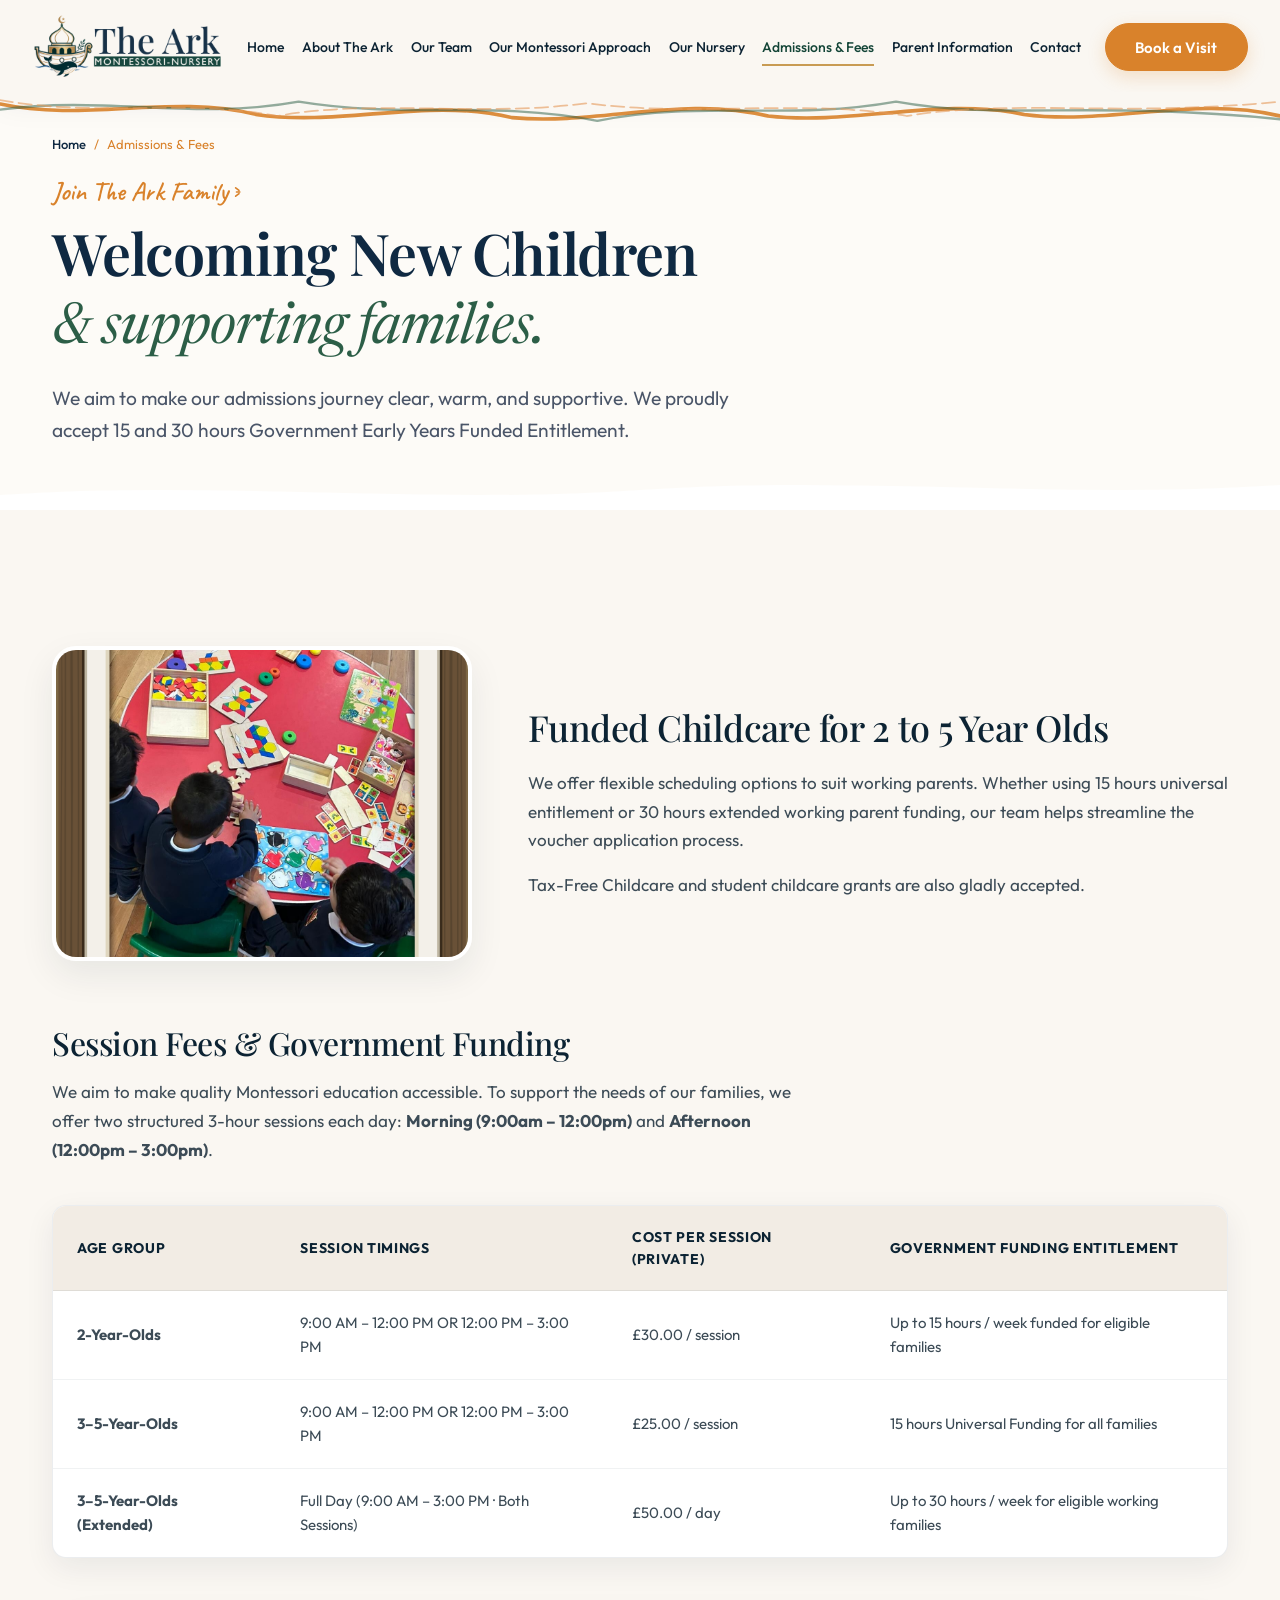
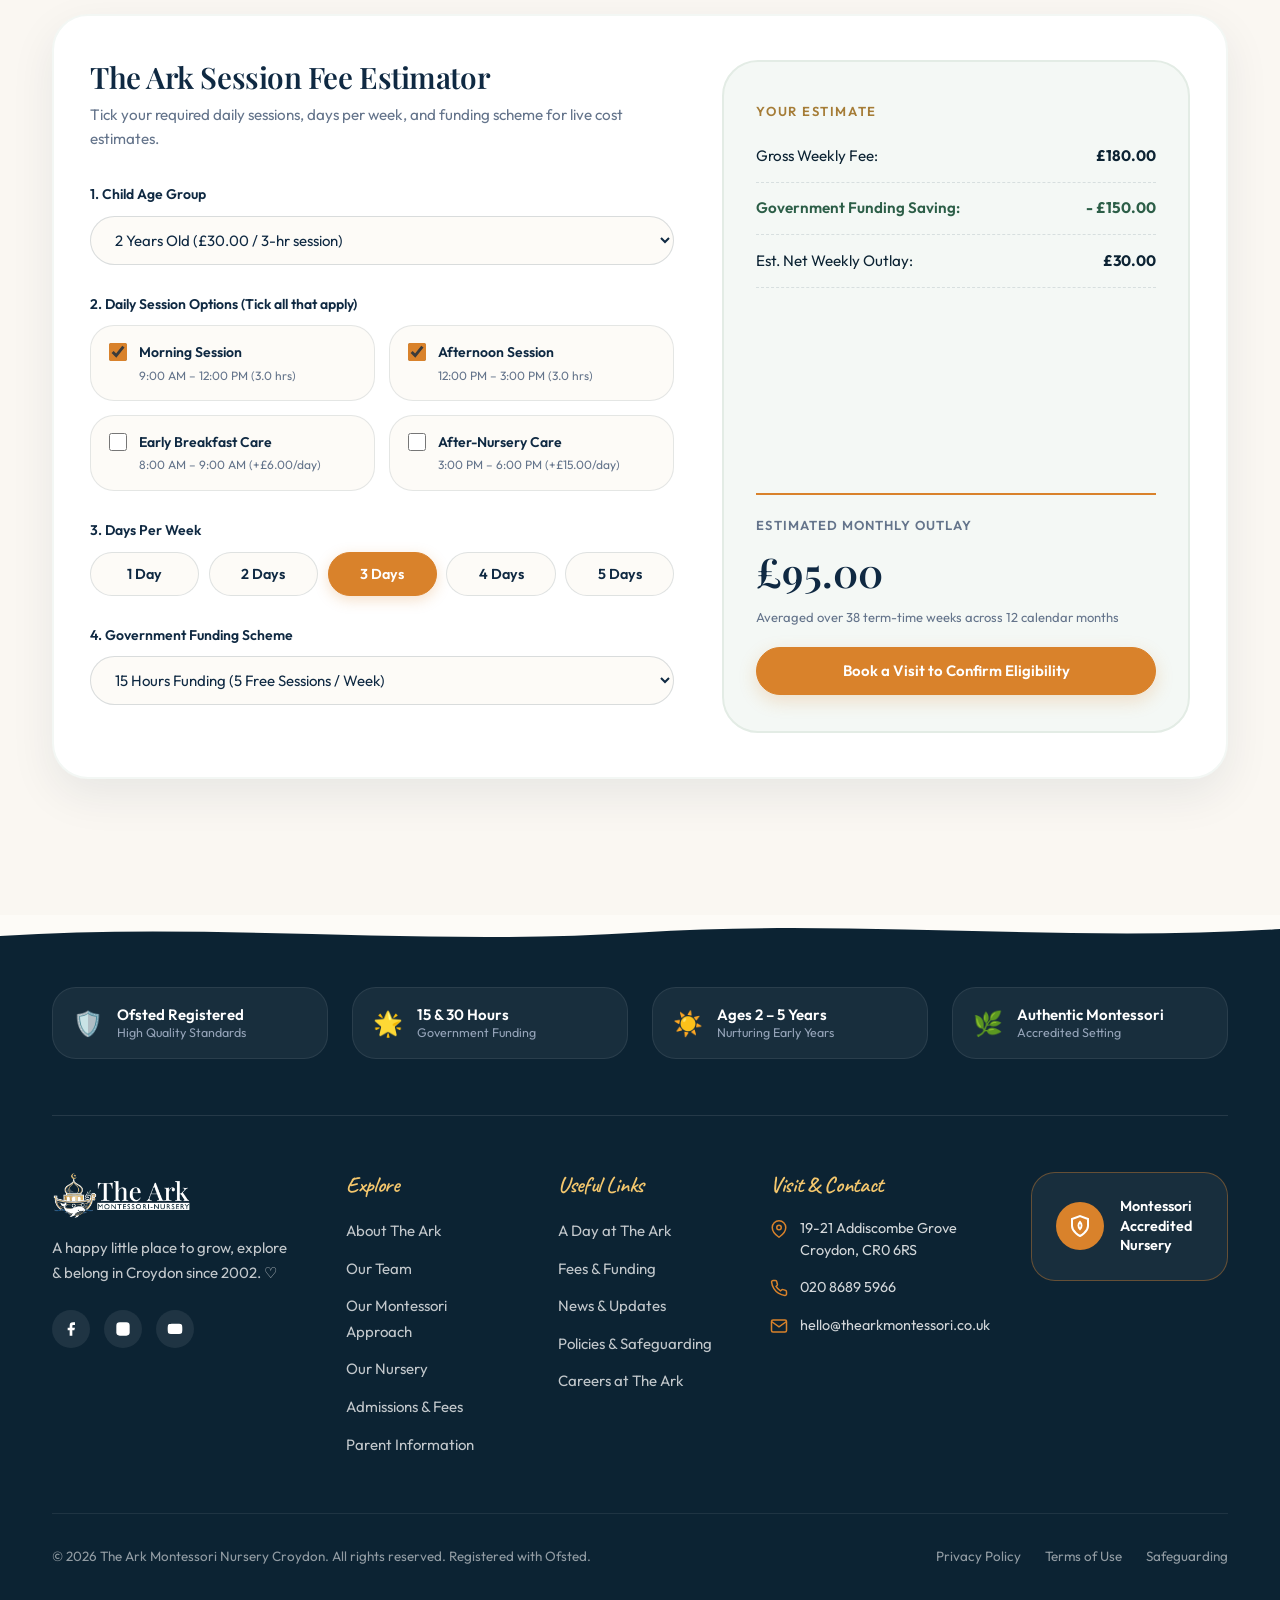
<file: admissions.html>
<!DOCTYPE html>
<html lang="en">
<head>
  <meta charset="UTF-8">
  <meta name="viewport" content="width=device-width, initial-scale=1.0">
  <title>Admissions & Fees | The Ark Montessori Nursery Croydon</title>
  <meta name="description" content="Transparent admissions process, 15 and 30 hours funded government childcare places, and session fees at The Ark Montessori Nursery Croydon.">
  
  <link rel="stylesheet" href="css/tokens.css">
  <link rel="stylesheet" href="css/base.css">
  <link rel="stylesheet" href="css/header.css">
  <link rel="stylesheet" href="css/subpages.css">
  <link rel="stylesheet" href="css/calculator.css">
  <link rel="stylesheet" href="css/footer.css">
  <link rel="stylesheet" href="css/modal.css">
</head>
<body>

  <!-- Site Header -->
  <header class="site-header" id="header">
    <div class="header-inner">
      <a href="index.html" class="brand-logo" aria-label="The Ark Home">
        <img src="assets/images/logo-horizontal.png" alt="The Ark Montessori Nursery">
      </a>
      <nav class="desktop-nav" aria-label="Primary Navigation">
        <a href="index.html" class="nav-link">Home</a>
        <a href="about.html" class="nav-link">About The Ark</a>
        <a href="our-team.html" class="nav-link">Our Team</a>
        <a href="our-approach.html" class="nav-link">Our Montessori Approach</a>
        <a href="our-environment.html" class="nav-link">Our Nursery</a>
        <a href="admissions.html" class="nav-link active">Admissions & Fees</a>
        <a href="parent-info.html" class="nav-link">Parent Information</a>
        <a href="contact.html" class="nav-link">Contact</a>
      </nav>

      <div class="header-actions">
        <button type="button" class="btn btn-primary btn-book-visit">Book a Visit</button>
        <button type="button" class="mobile-toggle" aria-label="Toggle navigation menu" aria-expanded="false">
          <span class="hamburger-line"></span>
          <span class="hamburger-line"></span>
          <span class="hamburger-line"></span>
        </button>
      </div>
    </div>
  </header>

  <!-- Mobile Drawer -->
  <div class="mobile-drawer-backdrop"></div>
  <aside class="mobile-drawer">
    <ul class="mobile-nav-list">
      <li><a href="index.html" class="mobile-nav-link">Home <span>→</span></a></li>
      <li><a href="about.html" class="mobile-nav-link">About The Ark <span>→</span></a></li>
      <li><a href="our-team.html" class="mobile-nav-link">Our Team <span>→</span></a></li>
      <li><a href="our-approach.html" class="mobile-nav-link">Our Montessori Approach <span>→</span></a></li>
      <li><a href="our-environment.html" class="mobile-nav-link">Our Nursery <span>→</span></a></li>
      <li><a href="admissions.html" class="mobile-nav-link">Admissions & Fees <span>→</span></a></li>
      <li><a href="parent-info.html" class="mobile-nav-link">Parent Information <span>→</span></a></li>
      <li><a href="contact.html" class="mobile-nav-link">Contact <span>→</span></a></li>
    </ul>
  </aside>

  <main>
    <!-- Subpage Hero -->
    <section class="subpage-hero">
      <div class="container">
        <div class="breadcrumb">
          <a href="index.html">Home</a> <span>/</span> <span>Admissions & Fees</span>
        </div>
        <span class="subpage-eyebrow">
          Join The Ark Family
          <svg width="20" height="14" viewBox="0 0 24 16" fill="none"><path d="M3 8H7M2 3L6 6M2 13L6 10" stroke="#D9822B" stroke-width="2" stroke-linecap="round"/></svg>
        </span>
        <h1 class="subpage-title">Welcoming New Children<br><span class="accent-italic">&amp; supporting families.</span></h1>
        <p class="subpage-lead">We aim to make our admissions journey clear, warm, and supportive. We proudly accept 15 and 30 hours Government Early Years Funded Entitlement.</p>
      </div>
      <svg class="subpage-hero-wave" viewBox="0 0 1440 35" preserveAspectRatio="none" fill="none" xmlns="http://www.w3.org/2000/svg">
        <path d="M0 20C240 5 480 30 720 15C960 0 1200 25 1440 10V35H0V20Z" fill="#FFFFFF"/>
      </svg>
    </section>

    <!-- Subpage Content -->
    <section class="subpage-content">
      <div class="container">
        <div class="subpage-split reverse" style="margin: 3.5rem 0;">
          <div class="subpage-image-box">
            <img src="assets/images/eyfs-learning.png" alt="Children engaged in EYFS early years foundation stage learning">
          </div>
          <div>
            <h2 class="subpage-heading">Funded Childcare for 2 to 5 Year Olds</h2>
            <p class="subpage-text">We offer flexible scheduling options to suit working parents. Whether using 15 hours universal entitlement or 30 hours extended working parent funding, our team helps streamline the voucher application process.</p>
            <p>Tax-Free Childcare and student childcare grants are also gladly accepted.</p>
          </div>
        </div>

        <div id="fees" style="margin-top: 4rem;">
          <h2 style="font-size: 2rem; font-weight: 500; margin-bottom: 1rem;">Session Fees & Government Funding</h2>
          <p style="max-width: 750px; margin-bottom: 1.5rem;">We aim to make quality Montessori education accessible. To support the needs of our families, we offer two structured 3-hour sessions each day: <strong>Morning (9:00am – 12:00pm)</strong> and <strong>Afternoon (12:00pm – 3:00pm)</strong>.</p>

          <div class="table-wrapper">
            <table class="pricing-table">
              <thead>
                <tr>
                  <th>Age Group</th>
                  <th>Session Timings</th>
                  <th>Cost Per Session (Private)</th>
                  <th>Government Funding Entitlement</th>
                </tr>
              </thead>
              <tbody>
                <tr>
                  <td><strong>2-Year-Olds</strong></td>
                  <td>9:00 AM – 12:00 PM OR 12:00 PM – 3:00 PM</td>
                  <td>£30.00 / session</td>
                  <td>Up to 15 hours / week funded for eligible families</td>
                </tr>
                <tr>
                  <td><strong>3–5-Year-Olds</strong></td>
                  <td>9:00 AM – 12:00 PM OR 12:00 PM – 3:00 PM</td>
                  <td>£25.00 / session</td>
                  <td>15 hours Universal Funding for all families</td>
                </tr>
                <tr>
                  <td><strong>3–5-Year-Olds (Extended)</strong></td>
                  <td>Full Day (9:00 AM – 3:00 PM · Both Sessions)</td>
                  <td>£50.00 / day</td>
                  <td>Up to 30 hours / week for eligible working families</td>
                </tr>
              </tbody>
            </table>
          </div>

          <!-- Interactive Fee Calculator Container -->
          <div id="fee-calculator-root"></div>
        </div>
      </div>
    </section>
  </main>

  <!-- Site Footer (Unified Modular Component) -->
  <footer class="site-footer"></footer>

  <script type="module" src="js/main.js"></script>
</body>
</html>
</file>
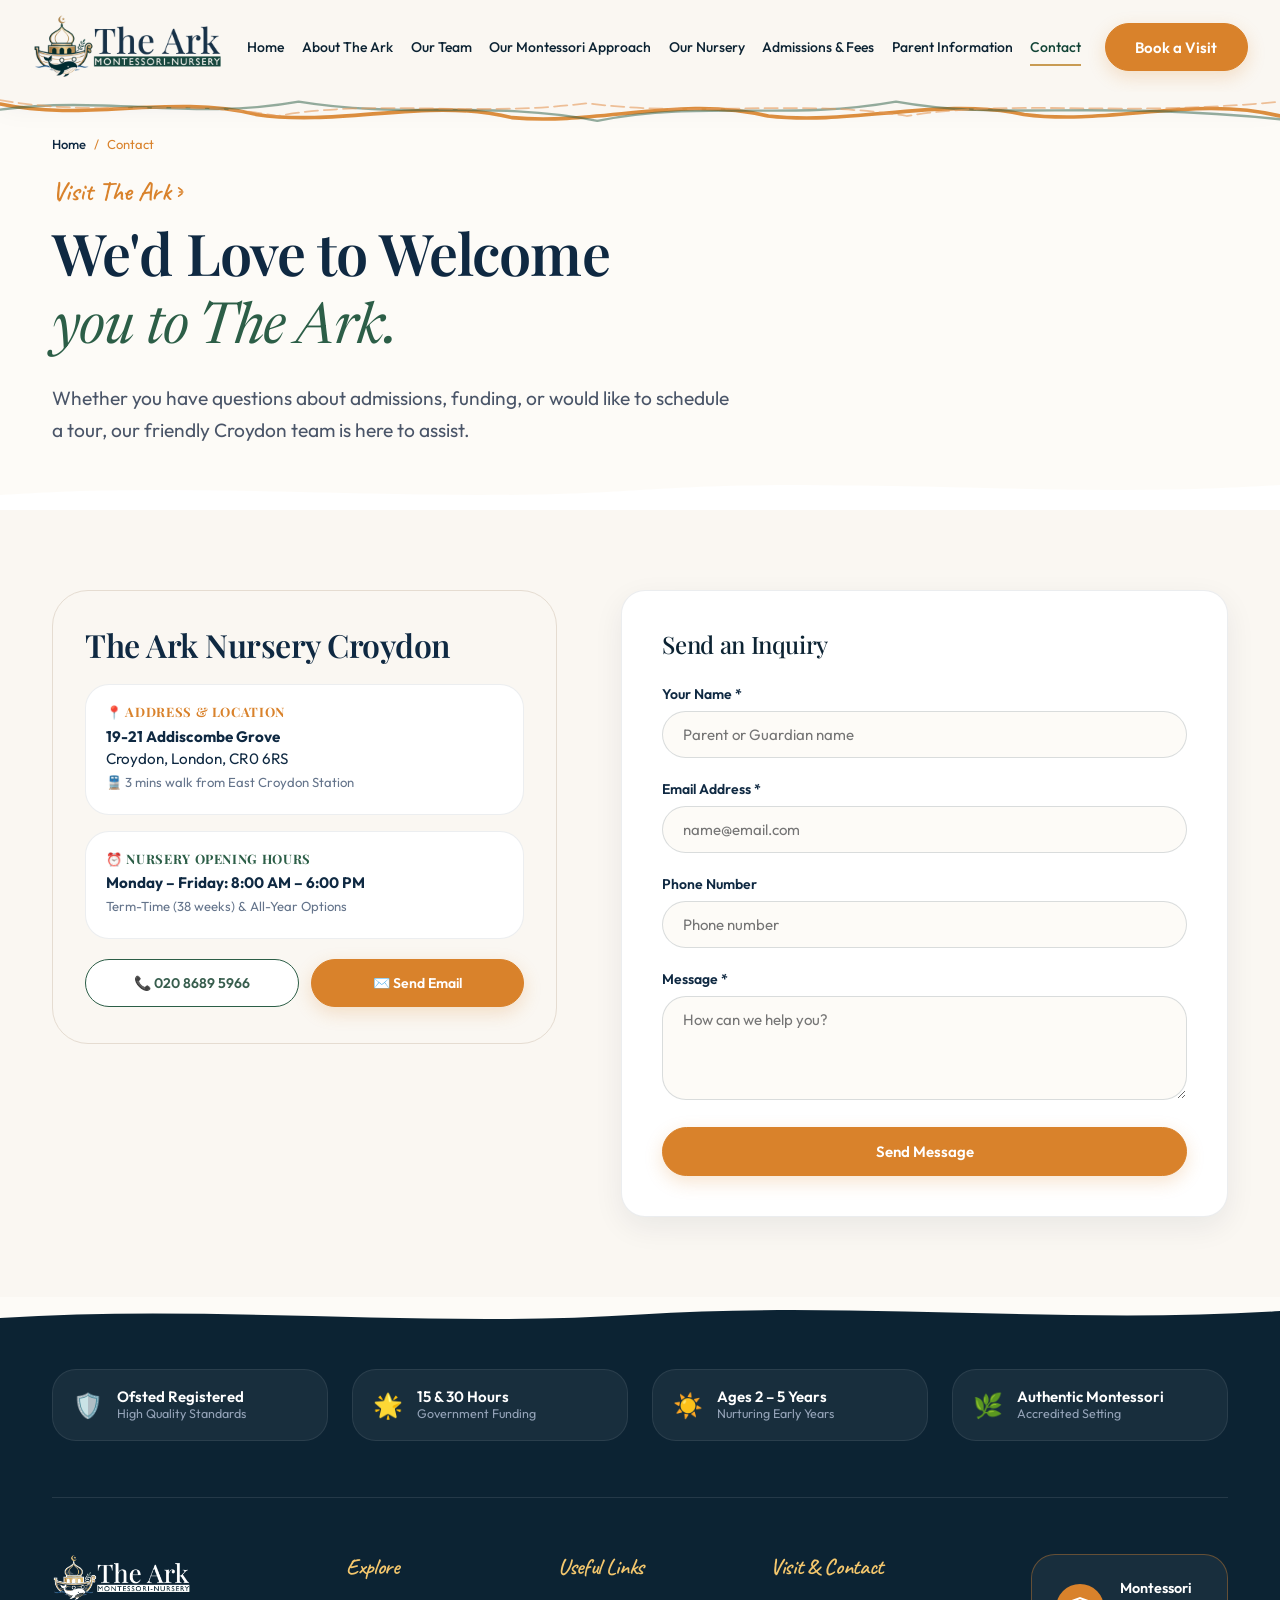
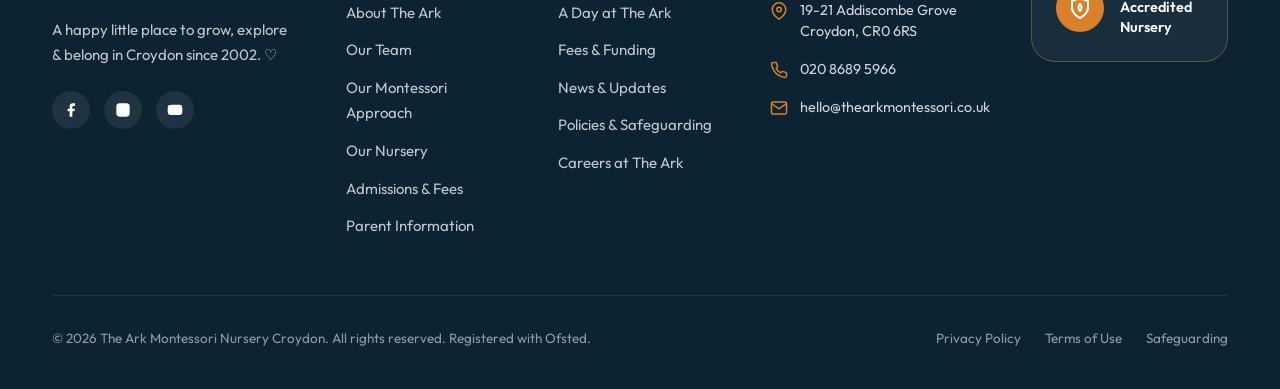
<file: contact.html>
<!DOCTYPE html>
<html lang="en">
<head>
  <meta charset="UTF-8">
  <meta name="viewport" content="width=device-width, initial-scale=1.0">
  <title>Contact & Visit Us | The Ark Montessori Nursery Croydon</title>
  <meta name="description" content="Get in touch with The Ark Montessori Nursery in Addiscombe Grove, Croydon. Book a visit or send us a message today.">
  
  <link rel="stylesheet" href="css/tokens.css">
  <link rel="stylesheet" href="css/base.css">
  <link rel="stylesheet" href="css/header.css">
  <link rel="stylesheet" href="css/subpages.css">
  <link rel="stylesheet" href="css/footer.css">
  <link rel="stylesheet" href="css/modal.css">
</head>
<body>

  <!-- Site Header -->
  <header class="site-header" id="header">
    <div class="header-inner">
      <a href="index.html" class="brand-logo" aria-label="The Ark Home">
        <img src="assets/images/logo-horizontal.png" alt="The Ark Montessori Nursery">
      </a>
      <nav class="desktop-nav" aria-label="Primary Navigation">
        <a href="index.html" class="nav-link">Home</a>
        <a href="about.html" class="nav-link">About The Ark</a>
        <a href="our-team.html" class="nav-link">Our Team</a>
        <a href="our-approach.html" class="nav-link">Our Montessori Approach</a>
        <a href="our-environment.html" class="nav-link">Our Nursery</a>
        <a href="admissions.html" class="nav-link">Admissions & Fees</a>
        <a href="parent-info.html" class="nav-link">Parent Information</a>
        <a href="contact.html" class="nav-link active">Contact</a>
      </nav>

      <div class="header-actions">
        <button type="button" class="btn btn-primary btn-book-visit">Book a Visit</button>
        <button type="button" class="mobile-toggle" aria-label="Toggle navigation menu" aria-expanded="false">
          <span class="hamburger-line"></span>
          <span class="hamburger-line"></span>
          <span class="hamburger-line"></span>
        </button>
      </div>
    </div>
  </header>

  <!-- Mobile Drawer -->
  <div class="mobile-drawer-backdrop"></div>
  <aside class="mobile-drawer">
    <ul class="mobile-nav-list">
      <li><a href="index.html" class="mobile-nav-link">Home <span>→</span></a></li>
      <li><a href="about.html" class="mobile-nav-link">About The Ark <span>→</span></a></li>
      <li><a href="our-team.html" class="mobile-nav-link">Our Team <span>→</span></a></li>
      <li><a href="our-approach.html" class="mobile-nav-link">Our Montessori Approach <span>→</span></a></li>
      <li><a href="our-environment.html" class="mobile-nav-link">Our Nursery <span>→</span></a></li>
      <li><a href="admissions.html" class="mobile-nav-link">Admissions & Fees <span>→</span></a></li>
      <li><a href="parent-info.html" class="mobile-nav-link">Parent Information <span>→</span></a></li>
      <li><a href="contact.html" class="mobile-nav-link">Contact <span>→</span></a></li>
    </ul>
  </aside>

  <main>
    <!-- Subpage Hero -->
    <section class="subpage-hero">
      <div class="container">
        <div class="breadcrumb">
          <a href="index.html">Home</a> <span>/</span> <span>Contact</span>
        </div>
        <span class="subpage-eyebrow">
          Visit The Ark
          <svg width="20" height="14" viewBox="0 0 24 16" fill="none"><path d="M3 8H7M2 3L6 6M2 13L6 10" stroke="#D9822B" stroke-width="2" stroke-linecap="round"/></svg>
        </span>
        <h1 class="subpage-title">We'd Love to Welcome<br><span class="accent-italic">you to The Ark.</span></h1>
        <p class="subpage-lead">Whether you have questions about admissions, funding, or would like to schedule a tour, our friendly Croydon team is here to assist.</p>
      </div>
      <svg class="subpage-hero-wave" viewBox="0 0 1440 35" preserveAspectRatio="none" fill="none" xmlns="http://www.w3.org/2000/svg">
        <path d="M0 20C240 5 480 30 720 15C960 0 1200 25 1440 10V35H0V20Z" fill="#FFFFFF"/>
      </svg>
    </section>

    <!-- Subpage Content -->
    <section class="subpage-content">
      <div class="container">
        <div style="display: grid; grid-template-columns: 1fr 1.2fr; gap: 4rem; align-items: flex-start;">
          <div style="background: #FAF7F2; padding: 2.25rem 2rem; border-radius: var(--radius-xl); border: 1.5px solid #E5DCD1;">
            <h2 style="font-family: var(--font-serif); font-size: 2rem; font-weight: 600; color: #0F2942; margin-bottom: 1.25rem;">The Ark Nursery Croydon</h2>
            
            <div style="background: #FFFFFF; padding: 1.25rem; border-radius: var(--radius-lg); border: 1px solid rgba(15, 41, 66, 0.08); margin-bottom: 1rem;">
              <h4 style="font-size: 0.8125rem; font-weight: 700; text-transform: uppercase; color: var(--color-mustard); letter-spacing: 0.05em; margin-bottom: 0.35rem;">📍 Address &amp; Location</h4>
              <p style="font-size: 0.95rem; color: #0F2942; line-height: 1.5; margin: 0;"><strong>19-21 Addiscombe Grove</strong><br>Croydon, London, CR0 6RS<br><span style="font-size: 0.82rem; color: #64748B;">🚆 3 mins walk from East Croydon Station</span></p>
            </div>

            <div style="background: #FFFFFF; padding: 1.25rem; border-radius: var(--radius-lg); border: 1px solid rgba(15, 41, 66, 0.08); margin-bottom: 1rem;">
              <h4 style="font-size: 0.8125rem; font-weight: 700; text-transform: uppercase; color: #2C5E47; letter-spacing: 0.05em; margin-bottom: 0.35rem;">⏰ Nursery Opening Hours</h4>
              <p style="font-size: 0.95rem; color: #0F2942; line-height: 1.5; margin: 0;"><strong>Monday – Friday: 8:00 AM – 6:00 PM</strong><br><span style="font-size: 0.82rem; color: #64748B;">Term-Time (38 weeks) &amp; All-Year Options</span></p>
            </div>

            <div style="display: flex; gap: 0.75rem; flex-wrap: wrap; margin-top: 1.25rem;">
              <a href="tel:02086895966" class="btn btn-secondary" style="flex: 1; padding: 0.75rem 1rem; font-size: 0.875rem;">📞 020 8689 5966</a>
              <a href="mailto:hello@thearkmontessori.co.uk" class="btn btn-primary btn-book-visit" style="flex: 1; padding: 0.75rem 1rem; font-size: 0.875rem;">✉️ Send Email</a>
            </div>
          </div>

          <div style="background-color: var(--color-white); border-radius: var(--radius-lg); padding: 2.5rem; box-shadow: var(--shadow-card); border: 1px solid rgba(12, 35, 51, 0.08);">
            <h3 style="font-size: 1.5rem; font-family: var(--font-serif); margin-bottom: 1.5rem; color: var(--color-navy);">Send an Inquiry</h3>
            <form onsubmit="event.preventDefault(); alert('Thank you for reaching out! We will reply within 1 business day.');">
              <div class="form-group">
                <label class="form-label">Your Name *</label>
                <input type="text" class="form-input" required placeholder="Parent or Guardian name">
              </div>
              <div class="form-group">
                <label class="form-label">Email Address *</label>
                <input type="email" class="form-input" required placeholder="name@email.com">
              </div>
              <div class="form-group">
                <label class="form-label">Phone Number</label>
                <input type="tel" class="form-input" placeholder="Phone number">
              </div>
              <div class="form-group">
                <label class="form-label">Message *</label>
                <textarea class="form-textarea" rows="4" required placeholder="How can we help you?"></textarea>
              </div>
              <button type="submit" class="btn btn-primary" style="width: 100%;">Send Message</button>
            </form>
          </div>
        </div>
      </div>
    </section>
  </main>

  <!-- Site Footer (Unified Modular Component) -->
  <footer class="site-footer"></footer>

  <script type="module" src="js/main.js"></script>
</body>
</html>
</file>
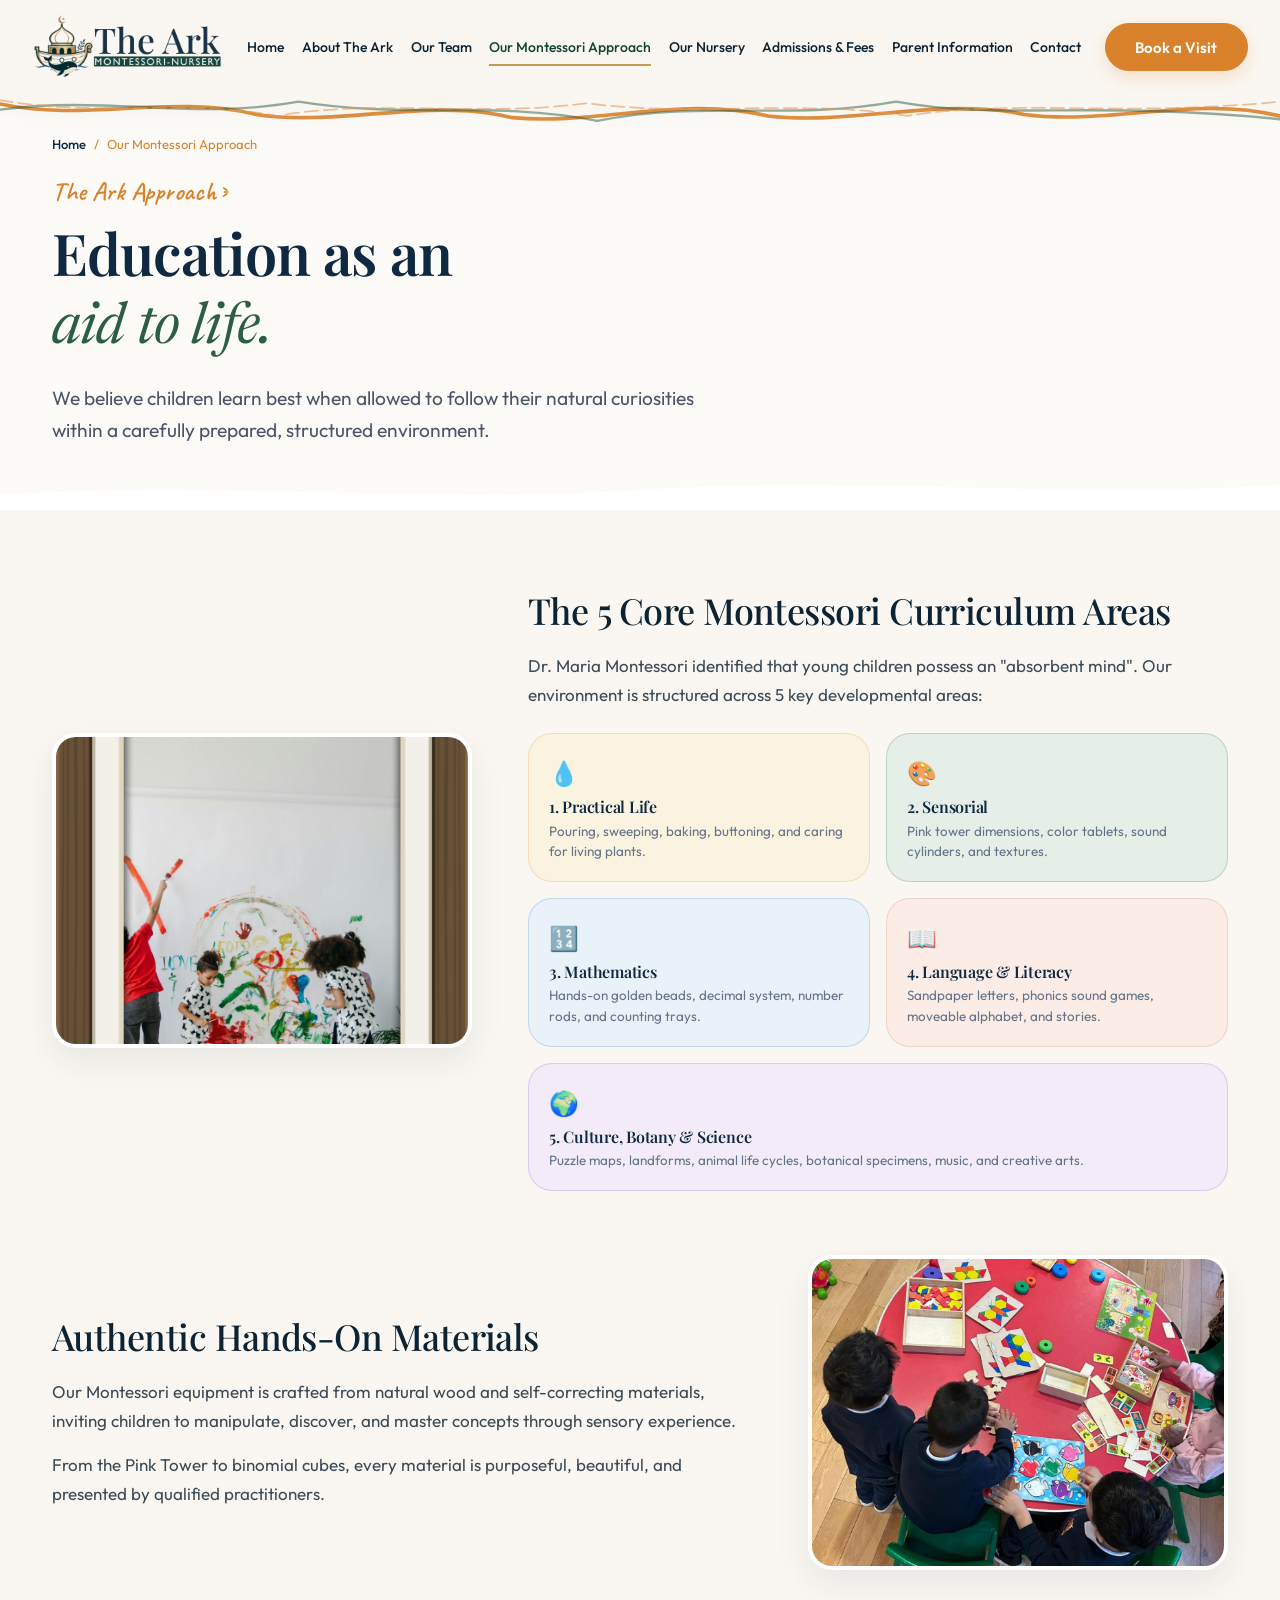
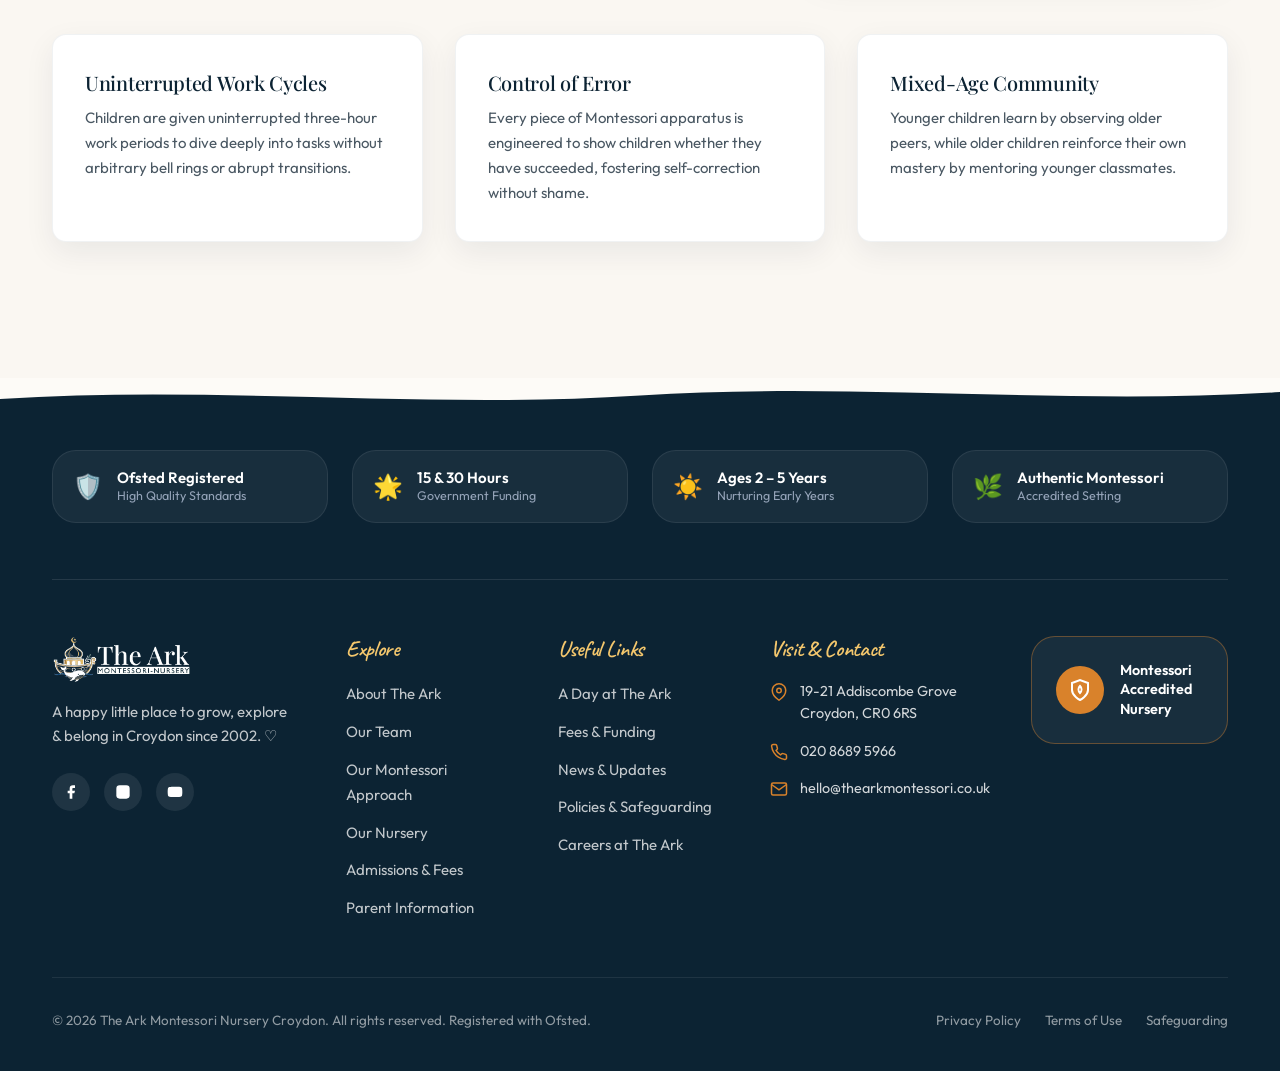
<file: our-approach.html>
<!DOCTYPE html>
<html lang="en">
<head>
  <meta charset="UTF-8">
  <meta name="viewport" content="width=device-width, initial-scale=1.0">
  <title>Our Montessori Approach | The Ark Montessori Nursery</title>
  <meta name="description" content="Discover how The Ark's authentic Montessori curriculum nurtures independent thinking, focus, and a lifelong love of discovery in Croydon.">
  
  <link rel="stylesheet" href="css/tokens.css">
  <link rel="stylesheet" href="css/base.css">
  <link rel="stylesheet" href="css/header.css">
  <link rel="stylesheet" href="css/approach.css">
  <link rel="stylesheet" href="css/subpages.css">
  <link rel="stylesheet" href="css/footer.css">
  <link rel="stylesheet" href="css/modal.css">
</head>
<body>

  <!-- Site Header -->
  <header class="site-header" id="header">
    <div class="header-inner">
      <a href="index.html" class="brand-logo" aria-label="The Ark Home">
        <img src="assets/images/logo-horizontal.png" alt="The Ark Montessori Nursery">
      </a>
      <nav class="desktop-nav" aria-label="Primary Navigation">
        <a href="index.html" class="nav-link">Home</a>
        <a href="about.html" class="nav-link">About The Ark</a>
        <a href="our-team.html" class="nav-link">Our Team</a>
        <a href="our-approach.html" class="nav-link active">Our Montessori Approach</a>
        <a href="our-environment.html" class="nav-link">Our Nursery</a>
        <a href="admissions.html" class="nav-link">Admissions & Fees</a>
        <a href="parent-info.html" class="nav-link">Parent Information</a>
        <a href="contact.html" class="nav-link">Contact</a>
      </nav>

      <div class="header-actions">
        <button type="button" class="btn btn-primary btn-book-visit">Book a Visit</button>
        <button type="button" class="mobile-toggle" aria-label="Toggle navigation menu" aria-expanded="false">
          <span class="hamburger-line"></span>
          <span class="hamburger-line"></span>
          <span class="hamburger-line"></span>
        </button>
      </div>
    </div>
  </header>

  <!-- Mobile Drawer -->
  <div class="mobile-drawer-backdrop"></div>
  <aside class="mobile-drawer">
    <ul class="mobile-nav-list">
      <li><a href="index.html" class="mobile-nav-link">Home <span>→</span></a></li>
      <li><a href="about.html" class="mobile-nav-link">About The Ark <span>→</span></a></li>
      <li><a href="our-team.html" class="mobile-nav-link">Our Team <span>→</span></a></li>
      <li><a href="our-approach.html" class="mobile-nav-link">Our Montessori Approach <span>→</span></a></li>
      <li><a href="our-environment.html" class="mobile-nav-link">Our Nursery <span>→</span></a></li>
      <li><a href="admissions.html" class="mobile-nav-link">Admissions & Fees <span>→</span></a></li>
      <li><a href="parent-info.html" class="mobile-nav-link">Parent Information <span>→</span></a></li>
      <li><a href="contact.html" class="mobile-nav-link">Contact <span>→</span></a></li>
    </ul>
  </aside>

  <main>
    <!-- Subpage Hero -->
    <section class="subpage-hero">
      <div class="container">
        <div class="breadcrumb">
          <a href="index.html">Home</a> <span>/</span> <span>Our Montessori Approach</span>
        </div>
        <span class="subpage-eyebrow">
          The Ark Approach
          <svg width="20" height="14" viewBox="0 0 24 16" fill="none"><path d="M3 8H7M2 3L6 6M2 13L6 10" stroke="#D9822B" stroke-width="2" stroke-linecap="round"/></svg>
        </span>
        <h1 class="subpage-title">Education as an<br><span class="accent-italic">aid to life.</span></h1>
        <p class="subpage-lead">We believe children learn best when allowed to follow their natural curiosities within a carefully prepared, structured environment.</p>
      </div>
      <svg class="subpage-hero-wave" viewBox="0 0 1440 35" preserveAspectRatio="none" fill="none" xmlns="http://www.w3.org/2000/svg">
        <path d="M0 20C240 5 480 30 720 15C960 0 1200 25 1440 10V35H0V20Z" fill="#FFFFFF"/>
      </svg>
    </section>

    <!-- Subpage Content -->
    <section class="subpage-content">
      <div class="container">
        <div class="subpage-split reverse">
          <div class="subpage-image-box">
            <img src="assets/images/curriculum-montessori.png" alt="Montessori curriculum learning apparatus at The Ark">
          </div>
          <div>
            <h2 class="subpage-heading">The 5 Core Montessori Curriculum Areas</h2>
            <p class="subpage-text">Dr. Maria Montessori identified that young children possess an "absorbent mind". Our environment is structured across 5 key developmental areas:</p>
            
            <div class="curriculum-cards-grid" style="display: grid; grid-template-columns: repeat(2, 1fr); gap: 1rem; margin-top: 1.5rem;">
              <div style="background: #FAF3DF; padding: 1.25rem; border-radius: var(--radius-lg); border: 1px solid rgba(217, 130, 43, 0.2);">
                <div style="font-size: 1.5rem; margin-bottom: 0.35rem;">💧</div>
                <h4 style="font-size: 1rem; font-weight: 600; color: #0F2942; margin-bottom: 0.25rem;">1. Practical Life</h4>
                <p style="font-size: 0.84rem; color: #64748B; margin: 0; line-height: 1.5;">Pouring, sweeping, baking, buttoning, and caring for living plants.</p>
              </div>

              <div style="background: #E5EFE7; padding: 1.25rem; border-radius: var(--radius-lg); border: 1px solid rgba(44, 94, 71, 0.2);">
                <div style="font-size: 1.5rem; margin-bottom: 0.35rem;">🎨</div>
                <h4 style="font-size: 1rem; font-weight: 600; color: #0F2942; margin-bottom: 0.25rem;">2. Sensorial</h4>
                <p style="font-size: 0.84rem; color: #64748B; margin: 0; line-height: 1.5;">Pink tower dimensions, color tablets, sound cylinders, and textures.</p>
              </div>

              <div style="background: #E8F2F8; padding: 1.25rem; border-radius: var(--radius-lg); border: 1px solid rgba(43, 108, 176, 0.2);">
                <div style="font-size: 1.5rem; margin-bottom: 0.35rem;">🔢</div>
                <h4 style="font-size: 1rem; font-weight: 600; color: #0F2942; margin-bottom: 0.25rem;">3. Mathematics</h4>
                <p style="font-size: 0.84rem; color: #64748B; margin: 0; line-height: 1.5;">Hands-on golden beads, decimal system, number rods, and counting trays.</p>
              </div>

              <div style="background: #FBECE5; padding: 1.25rem; border-radius: var(--radius-lg); border: 1px solid rgba(194, 109, 85, 0.2);">
                <div style="font-size: 1.5rem; margin-bottom: 0.35rem;">📖</div>
                <h4 style="font-size: 1rem; font-weight: 600; color: #0F2942; margin-bottom: 0.25rem;">4. Language &amp; Literacy</h4>
                <p style="font-size: 0.84rem; color: #64748B; margin: 0; line-height: 1.5;">Sandpaper letters, phonics sound games, moveable alphabet, and stories.</p>
              </div>

              <div style="background: #F3ECF8; padding: 1.25rem; border-radius: var(--radius-lg); border: 1px solid rgba(107, 70, 193, 0.2); grid-column: span 2;">
                <div style="font-size: 1.5rem; margin-bottom: 0.35rem;">🌍</div>
                <h4 style="font-size: 1rem; font-weight: 600; color: #0F2942; margin-bottom: 0.25rem;">5. Culture, Botany &amp; Science</h4>
                <p style="font-size: 0.84rem; color: #64748B; margin: 0; line-height: 1.5;">Puzzle maps, landforms, animal life cycles, botanical specimens, music, and creative arts.</p>
              </div>
            </div>
          </div>
        </div>

        <div class="subpage-split">
          <div>
            <h2 class="subpage-heading">Authentic Hands-On Materials</h2>
            <p class="subpage-text">Our Montessori equipment is crafted from natural wood and self-correcting materials, inviting children to manipulate, discover, and master concepts through sensory experience.</p>
            <p>From the Pink Tower to binomial cubes, every material is purposeful, beautiful, and presented by qualified practitioners.</p>
          </div>
          <div class="subpage-image-box">
            <img src="assets/images/montessori-apparatus-real.jpg" alt="Child exploring authentic Montessori apparatus">
          </div>
        </div>

        <div class="feature-grid">
          <div class="feature-card">
            <h3 class="feature-card-title">Uninterrupted Work Cycles</h3>
            <p class="feature-card-desc">Children are given uninterrupted three-hour work periods to dive deeply into tasks without arbitrary bell rings or abrupt transitions.</p>
          </div>

          <div class="feature-card">
            <h3 class="feature-card-title">Control of Error</h3>
            <p class="feature-card-desc">Every piece of Montessori apparatus is engineered to show children whether they have succeeded, fostering self-correction without shame.</p>
          </div>

          <div class="feature-card">
            <h3 class="feature-card-title">Mixed-Age Community</h3>
            <p class="feature-card-desc">Younger children learn by observing older peers, while older children reinforce their own mastery by mentoring younger classmates.</p>
          </div>
        </div>
      </div>
    </section>
  </main>

  <!-- Site Footer (Unified Modular Component) -->
  <footer class="site-footer"></footer>

  <script type="module" src="js/main.js"></script>
</body>
</html>
</file>
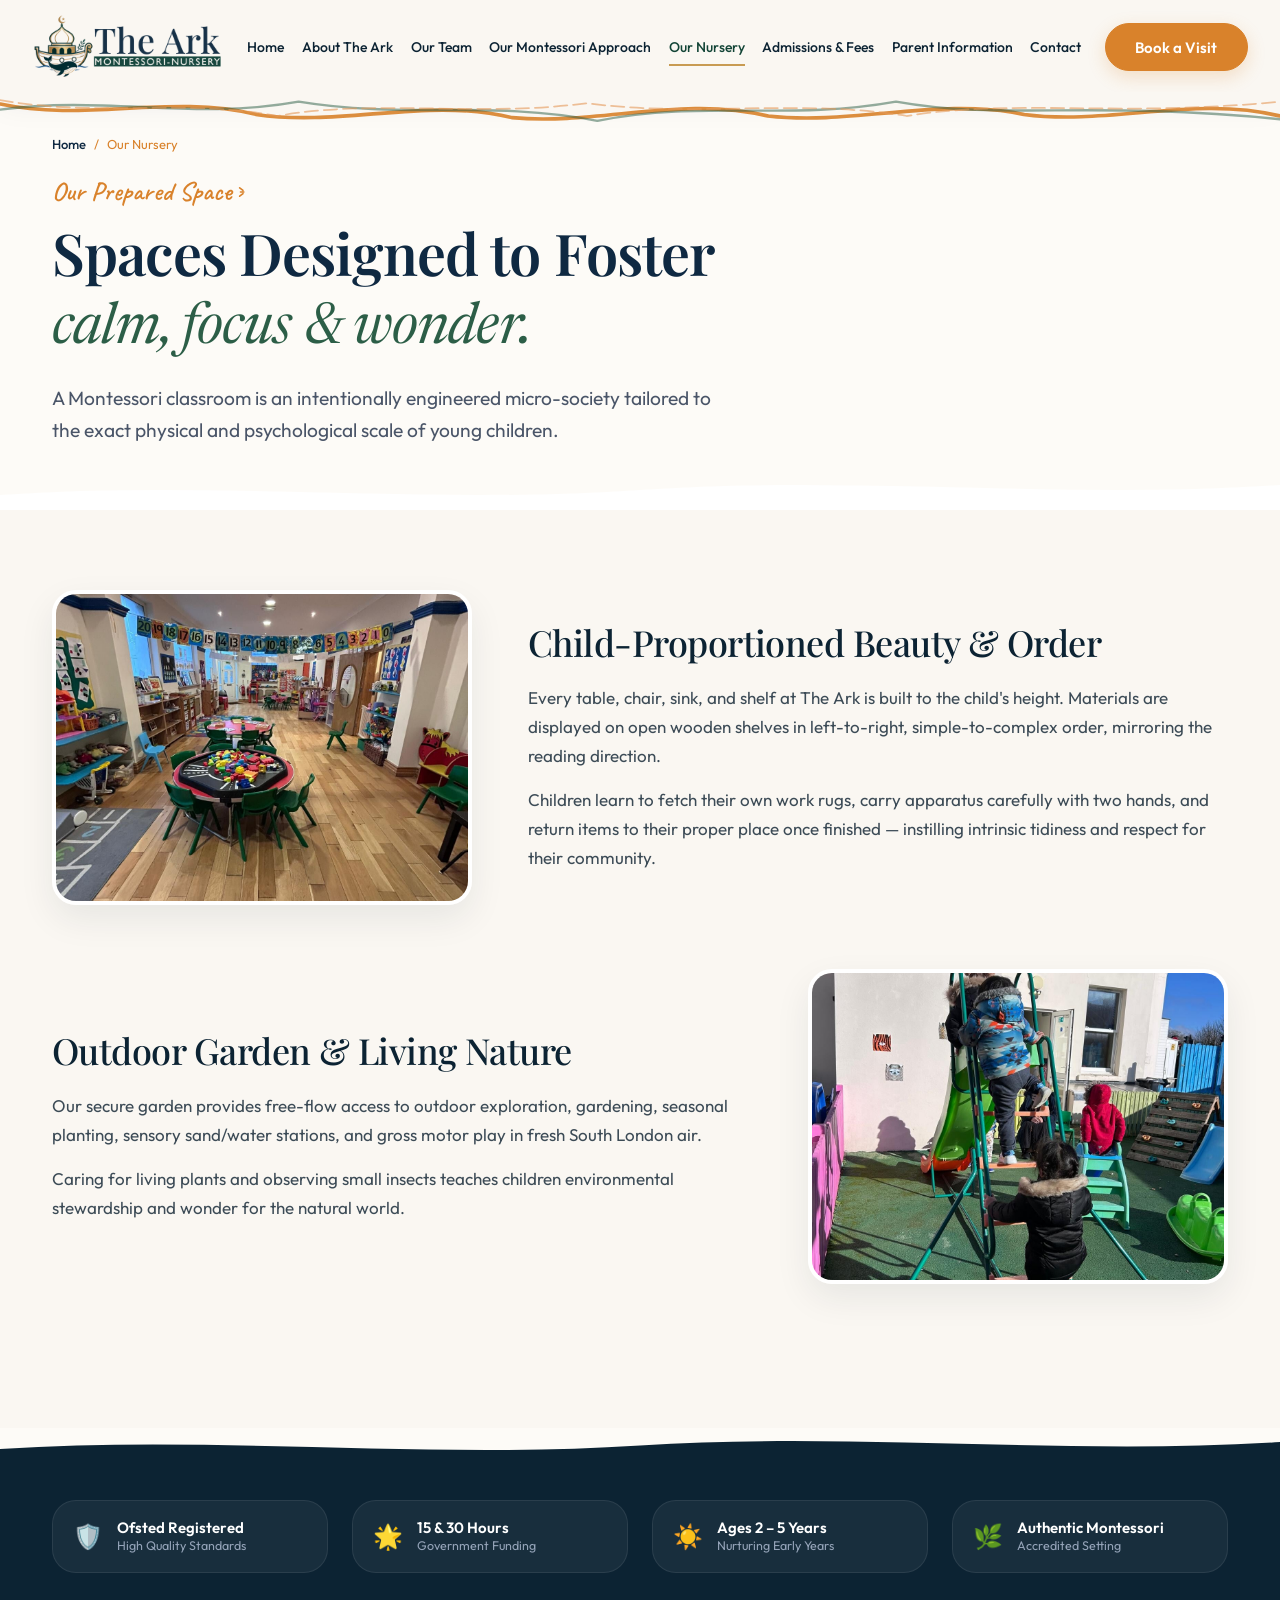
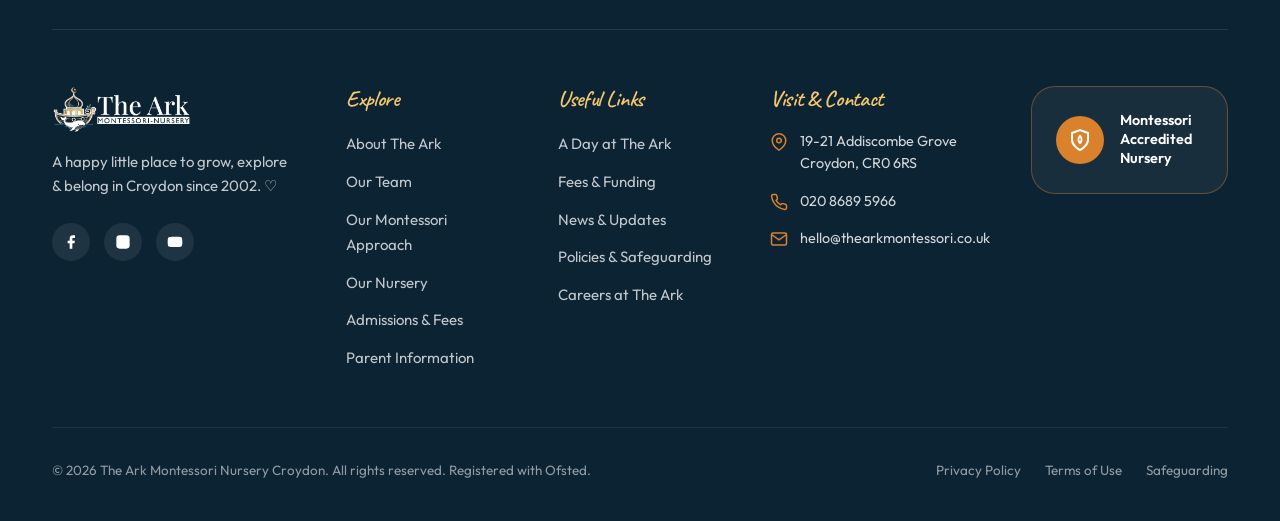
<file: our-environment.html>
<!DOCTYPE html>
<html lang="en">
<head>
  <meta charset="UTF-8">
  <meta name="viewport" content="width=device-width, initial-scale=1.0">
  <title>Our Environment | The Ark Montessori Nursery Croydon</title>
  <meta name="description" content="Explore our prepared Montessori classroom, light-filled rooms, natural wooden materials, and outdoor garden setting in Addiscombe Grove, Croydon.">
  
  <link rel="stylesheet" href="css/tokens.css">
  <link rel="stylesheet" href="css/base.css">
  <link rel="stylesheet" href="css/header.css">
  <link rel="stylesheet" href="css/subpages.css">
  <link rel="stylesheet" href="css/footer.css">
  <link rel="stylesheet" href="css/modal.css">
</head>
<body>

  <!-- Site Header -->
  <header class="site-header" id="header">
    <div class="header-inner">
      <a href="index.html" class="brand-logo" aria-label="The Ark Home">
        <img src="assets/images/logo-horizontal.png" alt="The Ark Montessori Nursery">
      </a>
      <nav class="desktop-nav" aria-label="Primary Navigation">
        <a href="index.html" class="nav-link">Home</a>
        <a href="about.html" class="nav-link">About The Ark</a>
        <a href="our-team.html" class="nav-link">Our Team</a>
        <a href="our-approach.html" class="nav-link">Our Montessori Approach</a>
        <a href="our-environment.html" class="nav-link active">Our Nursery</a>
        <a href="admissions.html" class="nav-link">Admissions & Fees</a>
        <a href="parent-info.html" class="nav-link">Parent Information</a>
        <a href="contact.html" class="nav-link">Contact</a>
      </nav>

      <div class="header-actions">
        <button type="button" class="btn btn-primary btn-book-visit">Book a Visit</button>
        <button type="button" class="mobile-toggle" aria-label="Toggle navigation menu" aria-expanded="false">
          <span class="hamburger-line"></span>
          <span class="hamburger-line"></span>
          <span class="hamburger-line"></span>
        </button>
      </div>
    </div>
  </header>

  <!-- Mobile Drawer -->
  <div class="mobile-drawer-backdrop"></div>
  <aside class="mobile-drawer">
    <ul class="mobile-nav-list">
      <li><a href="index.html" class="mobile-nav-link">Home <span>→</span></a></li>
      <li><a href="about.html" class="mobile-nav-link">About The Ark <span>→</span></a></li>
      <li><a href="our-team.html" class="mobile-nav-link">Our Team <span>→</span></a></li>
      <li><a href="our-approach.html" class="mobile-nav-link">Our Montessori Approach <span>→</span></a></li>
      <li><a href="our-environment.html" class="mobile-nav-link">Our Nursery <span>→</span></a></li>
      <li><a href="admissions.html" class="mobile-nav-link">Admissions & Fees <span>→</span></a></li>
      <li><a href="parent-info.html" class="mobile-nav-link">Parent Information <span>→</span></a></li>
      <li><a href="contact.html" class="mobile-nav-link">Contact <span>→</span></a></li>
    </ul>
  </aside>

  <main>
    <!-- Subpage Hero -->
    <section class="subpage-hero">
      <div class="container">
        <div class="breadcrumb">
          <a href="index.html">Home</a> <span>/</span> <span>Our Nursery</span>
        </div>
        <span class="subpage-eyebrow">
          Our Prepared Space
          <svg width="20" height="14" viewBox="0 0 24 16" fill="none"><path d="M3 8H7M2 3L6 6M2 13L6 10" stroke="#D9822B" stroke-width="2" stroke-linecap="round"/></svg>
        </span>
        <h1 class="subpage-title">Spaces Designed to Foster<br><span class="accent-italic">calm, focus &amp; wonder.</span></h1>
        <p class="subpage-lead">A Montessori classroom is an intentionally engineered micro-society tailored to the exact physical and psychological scale of young children.</p>
      </div>
      <svg class="subpage-hero-wave" viewBox="0 0 1440 35" preserveAspectRatio="none" fill="none" xmlns="http://www.w3.org/2000/svg">
        <path d="M0 20C240 5 480 30 720 15C960 0 1200 25 1440 10V35H0V20Z" fill="#FFFFFF"/>
      </svg>
    </section>

    <!-- Subpage Content -->
    <section class="subpage-content">
      <div class="container">
        <div class="subpage-split reverse">
          <div class="subpage-image-box">
            <img src="assets/images/classroom-real.jpg" alt="Montessori prepared classroom at The Ark Croydon">
          </div>
          <div>
            <h2 class="subpage-heading">Child-Proportioned Beauty & Order</h2>
            <p class="subpage-text">Every table, chair, sink, and shelf at The Ark is built to the child's height. Materials are displayed on open wooden shelves in left-to-right, simple-to-complex order, mirroring the reading direction.</p>
            <p>Children learn to fetch their own work rugs, carry apparatus carefully with two hands, and return items to their proper place once finished — instilling intrinsic tidiness and respect for their community.</p>
          </div>
        </div>

        <div class="subpage-split">
          <div>
            <h2 class="subpage-heading">Outdoor Garden & Living Nature</h2>
            <p class="subpage-text">Our secure garden provides free-flow access to outdoor exploration, gardening, seasonal planting, sensory sand/water stations, and gross motor play in fresh South London air.</p>
            <p>Caring for living plants and observing small insects teaches children environmental stewardship and wonder for the natural world.</p>
          </div>
          <div class="subpage-image-box">
            <img src="assets/images/outdoor-garden-play.jpg" alt="Children enjoying outdoor garden learning and play at The Ark">
          </div>
        </div>
      </div>
    </section>
  </main>

  <!-- Site Footer (Unified Modular Component) -->
  <footer class="site-footer"></footer>

  <script type="module" src="js/main.js"></script>
</body>
</html>
</file>
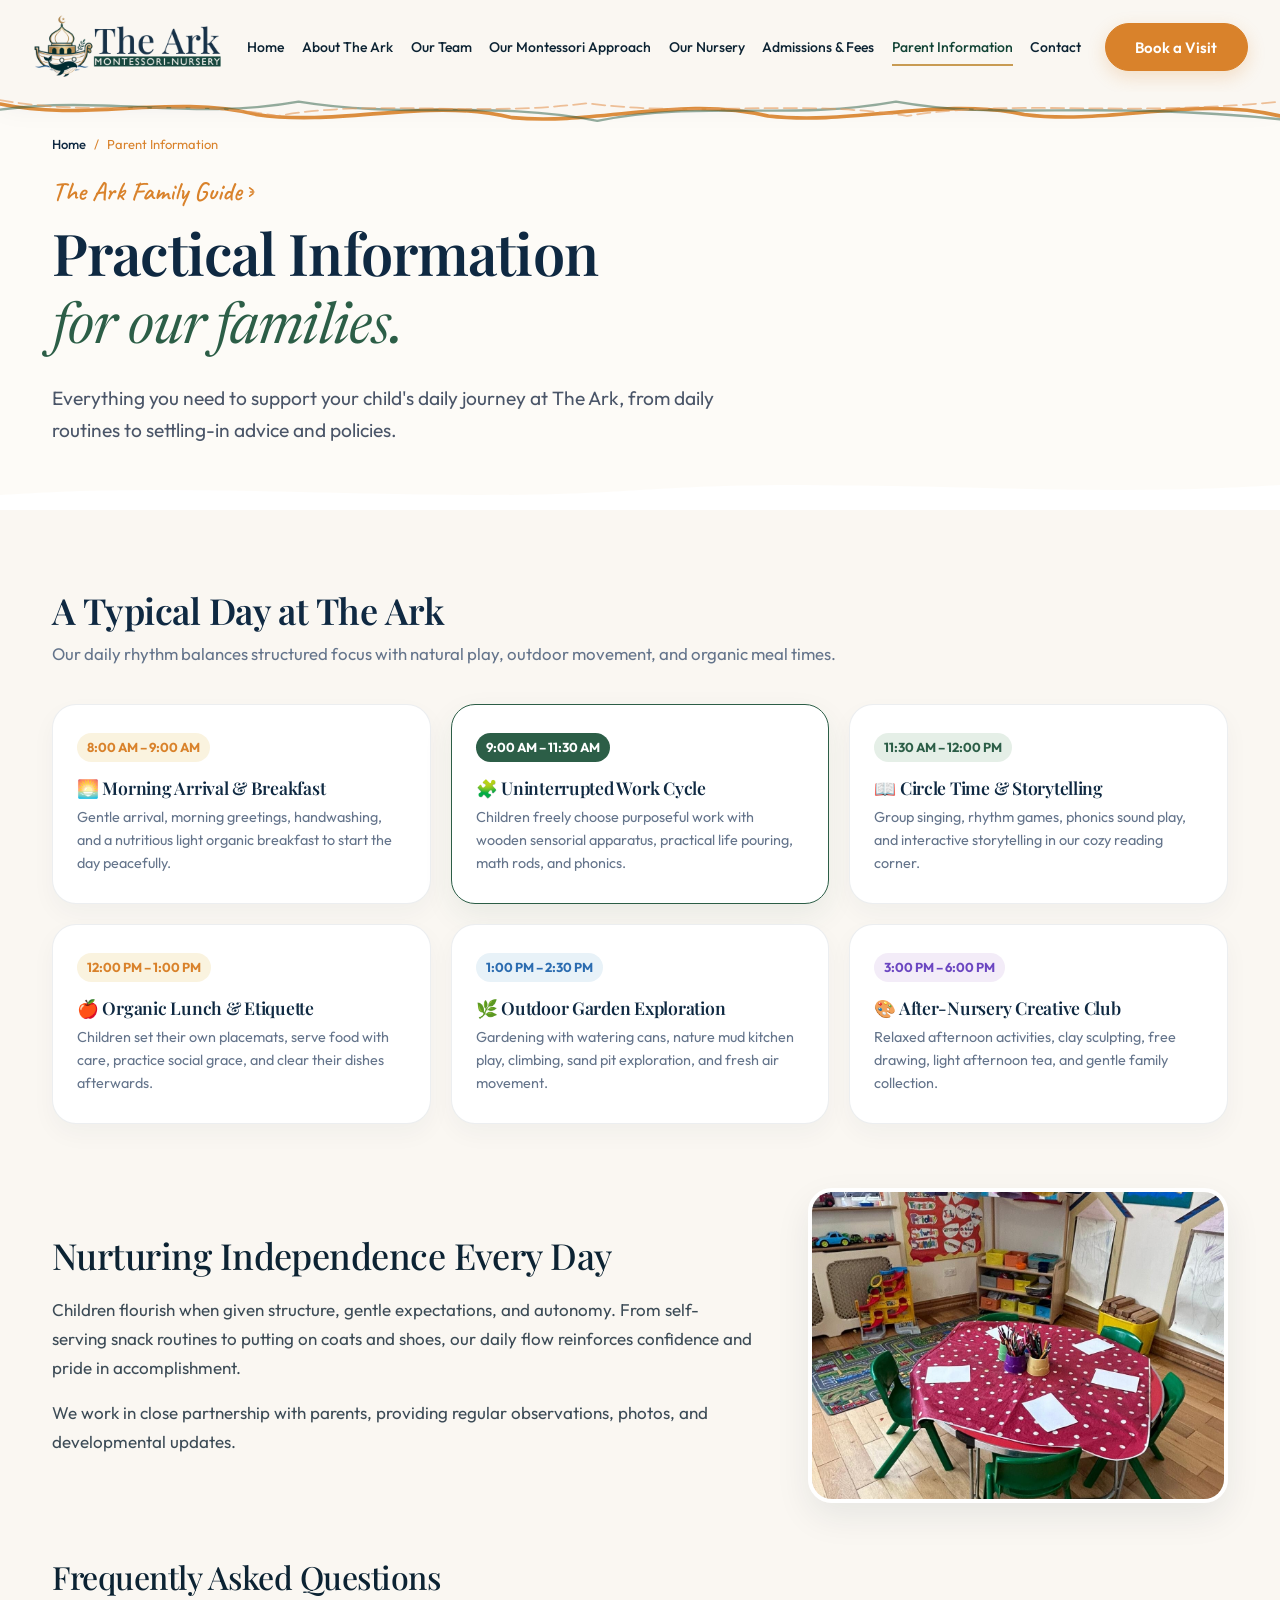
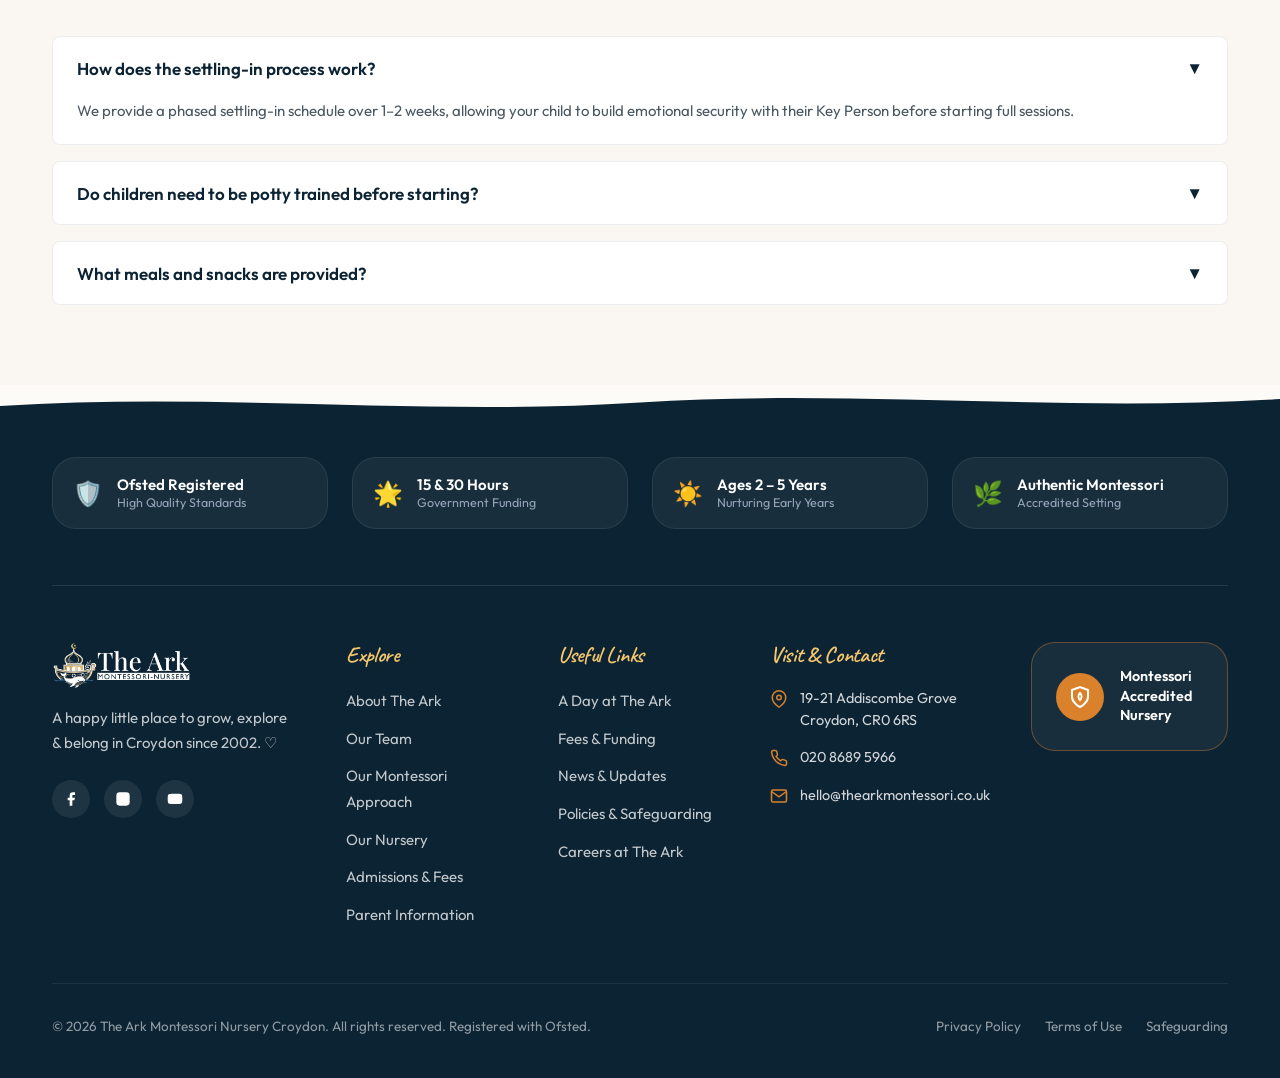
<file: parent-info.html>
<!DOCTYPE html>
<html lang="en">
<head>
  <meta charset="UTF-8">
  <meta name="viewport" content="width=device-width, initial-scale=1.0">
  <title>Parent Information | The Ark Montessori Nursery Croydon</title>
  <meta name="description" content="Daily routine, term dates, settling in guidance, policies, and practical information for parents at The Ark Montessori Nursery Croydon.">
  
  <link rel="stylesheet" href="css/tokens.css">
  <link rel="stylesheet" href="css/base.css">
  <link rel="stylesheet" href="css/header.css">
  <link rel="stylesheet" href="css/subpages.css">
  <link rel="stylesheet" href="css/footer.css">
  <link rel="stylesheet" href="css/modal.css">
</head>
<body>

  <!-- Site Header -->
  <header class="site-header" id="header">
    <div class="header-inner">
      <a href="index.html" class="brand-logo" aria-label="The Ark Home">
        <img src="assets/images/logo-horizontal.png" alt="The Ark Montessori Nursery">
      </a>
      <nav class="desktop-nav" aria-label="Primary Navigation">
        <a href="index.html" class="nav-link">Home</a>
        <a href="about.html" class="nav-link">About The Ark</a>
        <a href="our-team.html" class="nav-link">Our Team</a>
        <a href="our-approach.html" class="nav-link">Our Montessori Approach</a>
        <a href="our-environment.html" class="nav-link">Our Nursery</a>
        <a href="admissions.html" class="nav-link">Admissions & Fees</a>
        <a href="parent-info.html" class="nav-link active">Parent Information</a>
        <a href="contact.html" class="nav-link">Contact</a>
      </nav>

      <div class="header-actions">
        <button type="button" class="btn btn-primary btn-book-visit">Book a Visit</button>
        <button type="button" class="mobile-toggle" aria-label="Toggle navigation menu" aria-expanded="false">
          <span class="hamburger-line"></span>
          <span class="hamburger-line"></span>
          <span class="hamburger-line"></span>
        </button>
      </div>
    </div>
  </header>

  <!-- Mobile Drawer -->
  <div class="mobile-drawer-backdrop"></div>
  <aside class="mobile-drawer">
    <ul class="mobile-nav-list">
      <li><a href="index.html" class="mobile-nav-link">Home <span>→</span></a></li>
      <li><a href="about.html" class="mobile-nav-link">About The Ark <span>→</span></a></li>
      <li><a href="our-team.html" class="mobile-nav-link">Our Team <span>→</span></a></li>
      <li><a href="our-approach.html" class="mobile-nav-link">Our Montessori Approach <span>→</span></a></li>
      <li><a href="our-environment.html" class="mobile-nav-link">Our Nursery <span>→</span></a></li>
      <li><a href="admissions.html" class="mobile-nav-link">Admissions & Fees <span>→</span></a></li>
      <li><a href="parent-info.html" class="mobile-nav-link">Parent Information <span>→</span></a></li>
      <li><a href="contact.html" class="mobile-nav-link">Contact <span>→</span></a></li>
    </ul>
  </aside>

  <main>
    <!-- Subpage Hero -->
    <section class="subpage-hero">
      <div class="container">
        <div class="breadcrumb">
          <a href="index.html">Home</a> <span>/</span> <span>Parent Information</span>
        </div>
        <span class="subpage-eyebrow">
          The Ark Family Guide
          <svg width="20" height="14" viewBox="0 0 24 16" fill="none"><path d="M3 8H7M2 3L6 6M2 13L6 10" stroke="#D9822B" stroke-width="2" stroke-linecap="round"/></svg>
        </span>
        <h1 class="subpage-title">Practical Information<br><span class="accent-italic">for our families.</span></h1>
        <p class="subpage-lead">Everything you need to support your child's daily journey at The Ark, from daily routines to settling-in advice and policies.</p>
      </div>
      <svg class="subpage-hero-wave" viewBox="0 0 1440 35" preserveAspectRatio="none" fill="none" xmlns="http://www.w3.org/2000/svg">
        <path d="M0 20C240 5 480 30 720 15C960 0 1200 25 1440 10V35H0V20Z" fill="#FFFFFF"/>
      </svg>
    </section>

    <!-- Subpage Content -->
    <section class="subpage-content">
      <div class="container">
        <div id="routine" style="margin-bottom: 4rem;">
          <h2 style="font-family: var(--font-serif); font-size: 2.25rem; font-weight: 600; color: #0F2942; margin-bottom: 0.5rem;">A Typical Day at The Ark</h2>
          <p style="font-size: 1.05rem; color: #64748B; margin-bottom: 2.25rem;">Our daily rhythm balances structured focus with natural play, outdoor movement, and organic meal times.</p>
          
          <div class="routine-grid" style="display: grid; grid-template-columns: repeat(3, 1fr); gap: 1.25rem;">
            <div class="routine-card" style="background-color: #FFFFFF; border-radius: var(--radius-lg); padding: 1.75rem 1.5rem; border: 1px solid rgba(15, 41, 66, 0.08); box-shadow: 0 10px 25px rgba(15, 41, 66, 0.04); display: flex; flex-direction: column;">
              <span style="display: inline-block; font-size: 0.8125rem; font-weight: 700; color: #D9822B; background: #FAF3DF; padding: 4px 10px; border-radius: var(--radius-full); margin-bottom: 1rem; width: fit-content;">8:00 AM – 9:00 AM</span>
              <h3 style="font-size: 1.1rem; font-weight: 600; color: #0F2942; margin-bottom: 0.5rem;">🌅 Morning Arrival &amp; Breakfast</h3>
              <p style="font-size: 0.9rem; color: #64748B; line-height: 1.6; margin: 0;">Gentle arrival, morning greetings, handwashing, and a nutritious light organic breakfast to start the day peacefully.</p>
            </div>

            <div class="routine-card" style="background-color: #FFFFFF; border-radius: var(--radius-lg); padding: 1.75rem 1.5rem; border: 1.5px solid #2C5E47; box-shadow: 0 12px 30px rgba(44, 94, 71, 0.08); display: flex; flex-direction: column;">
              <span style="display: inline-block; font-size: 0.8125rem; font-weight: 700; color: #FFFFFF; background: #2C5E47; padding: 4px 10px; border-radius: var(--radius-full); margin-bottom: 1rem; width: fit-content;">9:00 AM – 11:30 AM</span>
              <h3 style="font-size: 1.1rem; font-weight: 600; color: #0F2942; margin-bottom: 0.5rem;">🧩 Uninterrupted Work Cycle</h3>
              <p style="font-size: 0.9rem; color: #64748B; line-height: 1.6; margin: 0;">Children freely choose purposeful work with wooden sensorial apparatus, practical life pouring, math rods, and phonics.</p>
            </div>

            <div class="routine-card" style="background-color: #FFFFFF; border-radius: var(--radius-lg); padding: 1.75rem 1.5rem; border: 1px solid rgba(15, 41, 66, 0.08); box-shadow: 0 10px 25px rgba(15, 41, 66, 0.04); display: flex; flex-direction: column;">
              <span style="display: inline-block; font-size: 0.8125rem; font-weight: 700; color: #2C5E47; background: #E5EFE7; padding: 4px 10px; border-radius: var(--radius-full); margin-bottom: 1rem; width: fit-content;">11:30 AM – 12:00 PM</span>
              <h3 style="font-size: 1.1rem; font-weight: 600; color: #0F2942; margin-bottom: 0.5rem;">📖 Circle Time &amp; Storytelling</h3>
              <p style="font-size: 0.9rem; color: #64748B; line-height: 1.6; margin: 0;">Group singing, rhythm games, phonics sound play, and interactive storytelling in our cozy reading corner.</p>
            </div>

            <div class="routine-card" style="background-color: #FFFFFF; border-radius: var(--radius-lg); padding: 1.75rem 1.5rem; border: 1px solid rgba(15, 41, 66, 0.08); box-shadow: 0 10px 25px rgba(15, 41, 66, 0.04); display: flex; flex-direction: column;">
              <span style="display: inline-block; font-size: 0.8125rem; font-weight: 700; color: #D9822B; background: #FAF3DF; padding: 4px 10px; border-radius: var(--radius-full); margin-bottom: 1rem; width: fit-content;">12:00 PM – 1:00 PM</span>
              <h3 style="font-size: 1.1rem; font-weight: 600; color: #0F2942; margin-bottom: 0.5rem;">🍎 Organic Lunch &amp; Etiquette</h3>
              <p style="font-size: 0.9rem; color: #64748B; line-height: 1.6; margin: 0;">Children set their own placemats, serve food with care, practice social grace, and clear their dishes afterwards.</p>
            </div>

            <div class="routine-card" style="background-color: #FFFFFF; border-radius: var(--radius-lg); padding: 1.75rem 1.5rem; border: 1px solid rgba(15, 41, 66, 0.08); box-shadow: 0 10px 25px rgba(15, 41, 66, 0.04); display: flex; flex-direction: column;">
              <span style="display: inline-block; font-size: 0.8125rem; font-weight: 700; color: #2B6CB0; background: #E8F2F8; padding: 4px 10px; border-radius: var(--radius-full); margin-bottom: 1rem; width: fit-content;">1:00 PM – 2:30 PM</span>
              <h3 style="font-size: 1.1rem; font-weight: 600; color: #0F2942; margin-bottom: 0.5rem;">🌿 Outdoor Garden Exploration</h3>
              <p style="font-size: 0.9rem; color: #64748B; line-height: 1.6; margin: 0;">Gardening with watering cans, nature mud kitchen play, climbing, sand pit exploration, and fresh air movement.</p>
            </div>

            <div class="routine-card" style="background-color: #FFFFFF; border-radius: var(--radius-lg); padding: 1.75rem 1.5rem; border: 1px solid rgba(15, 41, 66, 0.08); box-shadow: 0 10px 25px rgba(15, 41, 66, 0.04); display: flex; flex-direction: column;">
              <span style="display: inline-block; font-size: 0.8125rem; font-weight: 700; color: #6B46C1; background: #F3ECF8; padding: 4px 10px; border-radius: var(--radius-full); margin-bottom: 1rem; width: fit-content;">3:00 PM – 6:00 PM</span>
              <h3 style="font-size: 1.1rem; font-weight: 600; color: #0F2942; margin-bottom: 0.5rem;">🎨 After-Nursery Creative Club</h3>
              <p style="font-size: 0.9rem; color: #64748B; line-height: 1.6; margin: 0;">Relaxed afternoon activities, clay sculpting, free drawing, light afternoon tea, and gentle family collection.</p>
            </div>
          </div>
        </div>
        <div class="subpage-split" style="margin: 3.5rem 0;">
          <div>
            <h2 class="subpage-heading">Nurturing Independence Every Day</h2>
            <p class="subpage-text">Children flourish when given structure, gentle expectations, and autonomy. From self-serving snack routines to putting on coats and shoes, our daily flow reinforces confidence and pride in accomplishment.</p>
            <p>We work in close partnership with parents, providing regular observations, photos, and developmental updates.</p>
          </div>
          <div class="subpage-image-box">
            <img src="assets/images/guiding-values.jpg" alt="Child developing independent skills at The Ark">
          </div>
        </div>

        <div id="policies">
          <h2 style="font-size: 2rem; font-weight: 500; margin-bottom: 1.5rem;">Frequently Asked Questions</h2>
          <div class="faq-list">
            <div class="faq-item is-open">
              <button class="faq-question" type="button">How does the settling-in process work? <span>▼</span></button>
              <div class="faq-answer">We provide a phased settling-in schedule over 1–2 weeks, allowing your child to build emotional security with their Key Person before starting full sessions.</div>
            </div>
            <div class="faq-item">
              <button class="faq-question" type="button">Do children need to be potty trained before starting? <span>▼</span></button>
              <div class="faq-answer">No. We partner with parents to support toilet independence in a gentle, shame-free Montessori manner when your child demonstrates readiness.</div>
            </div>
            <div class="faq-item">
              <button class="faq-question" type="button">What meals and snacks are provided? <span>▼</span></button>
              <div class="faq-answer">We serve wholesome, balanced, freshly prepared vegetarian/halal meals and fresh organic fruit snacks daily, catering for all allergies and dietary preferences.</div>
            </div>
          </div>
        </div>
      </div>
    </section>
  </main>

  <!-- Site Footer (Unified Modular Component) -->
  <footer class="site-footer"></footer>

  <script type="module" src="js/main.js"></script>
</body>
</html>
</file>
<file: css/tokens.css>
/**
 * The Ark Montessori Nursery - Design Tokens
 * Master Brand Palette & Design Constants
 */

:root {
  /* Brand Palette from Official Ark Identity */
  --color-navy: #0C2333;
  --color-navy-dark: #071722;
  --color-navy-light: #18374D;
  
  --color-forest: #124436;
  --color-forest-dark: #0D3328;
  --color-forest-light: #1B5C4A;
  --color-teal: #1A4D43;
  
  --color-gold: #C89B53;
  --color-gold-light: #DFB260;
  --color-gold-dark: #A57C36;
  --color-gold-subtle: #F4E8D2;
  --color-mustard: #D9822B;
  --color-mustard-hover: #C57322;
  --color-sage-light: #E3ECE5;
  --color-sage-dark: #385E4E;
  
  --color-cream: #FAF7F2;
  --color-cream-light: #FDFBF8;
  --color-sand: #F2ECE4;
  --color-sand-dark: #E5DCD1;
  --color-warm-gray: #716D68;
  --color-warm-gray-light: #9B968F;
  
  --color-terracotta: #C26D55;
  --color-terracotta-light: #E7A896;
  
  --color-white: #FFFFFF;
  --color-black: #111111;
  
  /* Typography */
  --font-serif: 'Playfair Display', Georgia, serif;
  --font-serif-accent: 'Newsreader', 'Cormorant Garamond', 'Playfair Display', Georgia, serif;
  --font-script: 'Caveat', cursive;
  --font-sans: 'Outfit', -apple-system, BlinkMacSystemFont, 'Segoe UI', Roboto, sans-serif;
  
  /* Spacing Scale */
  --space-xs: 0.25rem;
  --space-sm: 0.5rem;
  --space-md: 1rem;
  --space-lg: 1.5rem;
  --space-xl: 2rem;
  --space-2xl: 3rem;
  --space-3xl: 4.5rem;
  --space-4xl: 6rem;
  
  /* Layout & Containers */
  --container-max: 1240px;
  --container-wide: 1380px;
  --container-narrow: 980px;
  --header-height: 94px;
  
  /* Radii */
  --radius-xs: 4px;
  --radius-sm: 8px;
  --radius-md: 14px;
  --radius-lg: 24px;
  --radius-xl: 36px;
  --radius-arch: 100px 100px 24px 24px;
  --radius-full: 9999px;
  
  /* Shadows */
  --shadow-subtle: 0 4px 20px rgba(12, 35, 51, 0.05);
  --shadow-card: 0 10px 30px rgba(12, 35, 51, 0.07);
  --shadow-card-hover: 0 16px 40px rgba(12, 35, 51, 0.12);
  --shadow-modal: 0 25px 60px rgba(7, 23, 34, 0.35);
  
  /* Transitions */
  --transition-fast: 0.2s cubic-bezier(0.16, 1, 0.3, 1);
  --transition-smooth: 0.35s cubic-bezier(0.16, 1, 0.3, 1);
  --transition-slow: 0.6s cubic-bezier(0.16, 1, 0.3, 1);
}
</file>
<file: css/base.css>
/**
 * The Ark Montessori Nursery - Base Styles
 * Resets, typography, layout containers & core utilities
 */

@import url('https://fonts.googleapis.com/css2?family=Caveat:wght@500;600;700&family=Cormorant+Garamond:ital,wght@1,400;1,500;1,600&family=Newsreader:ital,opsz,wght@1,6..72,400;1,6..72,500&family=Outfit:wght@300;400;500;600;700&family=Playfair+Display:ital,wght@0,400;0,500;0,600;0,700;1,400;1,500&display=swap');

*, *::before, *::after {
  box-sizing: border-box;
  margin: 0;
  padding: 0;
}

html {
  font-size: 16px;
  scroll-behavior: smooth;
  -webkit-font-smoothing: antialiased;
  -moz-osx-font-smoothing: grayscale;
}

body {
  font-family: var(--font-sans);
  background-color: var(--color-cream);
  color: var(--color-navy);
  line-height: 1.6;
  font-weight: 400;
  overflow-x: hidden;
}

img, svg, picture {
  display: block;
  max-width: 100%;
  height: auto;
}

a {
  color: inherit;
  text-decoration: none;
  transition: color var(--transition-fast);
}

button {
  font-family: inherit;
  cursor: pointer;
  border: none;
  background: none;
}

/* Typography Hierarchy */
h1, h2, h3, h4, .font-serif {
  font-family: var(--font-serif);
  font-weight: 500;
  color: var(--color-navy);
  line-height: 1.15;
  letter-spacing: -0.015em;
}

.eyebrow {
  font-family: var(--font-sans);
  font-size: 0.8125rem;
  font-weight: 600;
  text-transform: uppercase;
  letter-spacing: 0.12em;
  color: var(--color-gold-dark);
  margin-bottom: var(--space-sm);
  display: inline-block;
}

.nowrap {
  white-space: nowrap;
}

p {
  color: #3C4B56;
  font-size: 1.0625rem;
  line-height: 1.7;
}

/* Layout Containers */
.container {
  width: 100%;
  max-width: var(--container-max);
  margin-left: auto;
  margin-right: auto;
  padding-left: var(--space-xl);
  padding-right: var(--space-xl);
}

.container-wide {
  width: 100%;
  max-width: var(--container-wide);
  margin-left: auto;
  margin-right: auto;
  padding-left: var(--space-xl);
  padding-right: var(--space-xl);
}

/* Buttons & Interactive Elements */
.btn {
  display: inline-flex;
  align-items: center;
  justify-content: center;
  gap: 0.5rem;
  padding: 0.85rem 1.85rem;
  font-size: 0.9375rem;
  font-weight: 600;
  border-radius: var(--radius-full);
  transition: all var(--transition-smooth);
  white-space: nowrap;
}

.btn-primary {
  background-color: var(--color-mustard);
  color: var(--color-white);
  border: 1px solid var(--color-mustard);
  box-shadow: 0 6px 18px rgba(217, 130, 43, 0.22);
}

.btn-primary:hover {
  background-color: var(--color-mustard-hover);
  border-color: var(--color-mustard-hover);
  transform: translateY(-2px);
  box-shadow: 0 10px 24px rgba(217, 130, 43, 0.32);
}

.btn-secondary {
  background-color: var(--color-white);
  color: var(--color-sage-dark);
  border: 1.5px solid #2C5E47;
}

.btn-secondary:hover {
  border-color: var(--color-sage-dark);
  background-color: #F4F8F5;
  transform: translateY(-2px);
}

.btn-gold {
  background-color: var(--color-gold);
  color: var(--color-navy);
  border: 1px solid var(--color-gold);
  font-weight: 600;
}

.btn-gold:hover {
  background-color: var(--color-gold-light);
  transform: translateY(-2px);
  box-shadow: 0 8px 20px rgba(200, 155, 83, 0.35);
}

.link-arrow {
  display: inline-flex;
  align-items: center;
  gap: 0.5rem;
  font-weight: 600;
  font-size: 0.9375rem;
  color: var(--color-navy);
  position: relative;
  padding-bottom: 2px;
}

.link-arrow::after {
  content: '';
  position: absolute;
  bottom: 0;
  left: 0;
  width: 0;
  height: 1.5px;
  background-color: var(--color-navy);
  transition: width var(--transition-smooth);
}

.link-arrow:hover::after {
  width: 100%;
}

.link-arrow span {
  transition: transform var(--transition-fast);
}

.link-arrow:hover span {
  transform: translateX(4px);
}

/* Accessibility & Reduced Motion */
@media (prefers-reduced-motion: reduce) {
  *, *::before, *::after {
    animation-duration: 0.01ms !important;
    animation-iteration-count: 1 !important;
    transition-duration: 0.01ms !important;
    scroll-behavior: auto !important;
  }
}

/* Focus styles for keyboard accessibility */
a:focus-visible, button:focus-visible, input:focus-visible, select:focus-visible, textarea:focus-visible {
  outline: 2px solid var(--color-gold);
  outline-offset: 3px;
}
</file>
<file: css/header.css>
/**
 * The Ark Montessori Nursery - Header Styles
 * Navigation bar, desktop menu, mobile drawer & sticky behavior
 */

.site-header {
  position: fixed;
  top: 0;
  left: 0;
  right: 0;
  height: var(--header-height);
  background-color: #FAF7F2;
  box-shadow: 0 8px 30px rgba(15, 41, 66, 0.08);
  z-index: 1000;
  border-bottom: none;
  overflow: visible !important;
  transition: background-color var(--transition-smooth), box-shadow var(--transition-smooth);
}

.site-header::after {
  content: '';
  position: absolute;
  bottom: -34px;
  left: 0;
  width: 100%;
  height: 36px;
  background-image: url("data:image/svg+xml,%3Csvg xmlns='http://www.w3.org/2000/svg' viewBox='0 0 1200 45' preserveAspectRatio='none'%3E%3Cpath fill='%23FAF7F2' d='M0,15 C80,38 160,2 240,28 C320,44 400,6 480,32 C560,42 640,4 720,30 C800,42 880,6 960,28 C1040,42 1120,4 1200,30 V0 H0 Z'/%3E%3Cpath stroke='%23D9822B' stroke-width='4.5' stroke-linecap='round' stroke-linejoin='round' stroke-opacity='0.9' fill='none' d='M0,15 C80,38 160,2 240,28 C320,44 400,6 480,32 C560,42 640,4 720,30 C800,42 880,6 960,28 C1040,42 1120,4 1200,30'/%3E%3Cpath stroke='%232C5E47' stroke-width='3' stroke-linecap='round' stroke-linejoin='round' stroke-opacity='0.5' fill='none' d='M0,22 C100,4 180,36 280,12 C380,34 460,10 560,36 C660,10 740,36 840,12 C940,36 1020,10 1200,34'/%3E%3Cpath stroke='%23E59A5A' stroke-width='2.2' stroke-linecap='round' stroke-dasharray='12 6' stroke-opacity='0.6' fill='none' d='M0,10 C90,32 170,8 260,30 C350,8 450,32 550,14 C650,32 750,8 850,30 C950,8 1050,32 1200,12'/%3E%3C/svg%3E");
  background-size: 100% 100%;
  background-repeat: no-repeat;
  pointer-events: none;
  z-index: 1001;
}

.site-header.scrolled {
  box-shadow: 0 8px 35px rgba(15, 41, 66, 0.12);
  background-color: #FAF7F2;
}

.header-inner {
  display: flex;
  align-items: center;
  justify-content: space-between;
  height: 100%;
  max-width: var(--container-wide);
  margin: 0 auto;
  padding: 0 var(--space-xl);
}

/* Brand Logo */
.brand-logo {
  display: flex;
  align-items: center;
  text-decoration: none;
  transition: opacity var(--transition-fast);
}

.brand-logo:hover {
  opacity: 0.9;
}

.brand-logo img {
  height: 66px;
  width: auto;
  object-fit: contain;
  transition: transform var(--transition-fast);
}

.brand-logo:hover img {
  transform: scale(1.03);
}

/* Desktop Navigation Menu */
.desktop-nav {
  display: flex;
  align-items: center;
  gap: 1.1rem;
}

.nav-link {
  font-size: 0.875rem;
  font-weight: 500;
  color: var(--color-navy);
  padding: 0.5rem 0;
  position: relative;
  white-space: nowrap;
  transition: color var(--transition-fast);
}

.nav-link::after {
  content: '';
  position: absolute;
  bottom: 0;
  left: 0;
  width: 0;
  height: 2px;
  background-color: var(--color-gold);
  transition: width var(--transition-smooth);
}

.nav-link:hover, .nav-link.active {
  color: var(--color-forest);
}

.nav-link:hover::after, .nav-link.active::after {
  width: 100%;
}

.header-actions {
  display: flex;
  align-items: center;
  gap: 1rem;
}

/* Mobile Hamburger Toggle */
.mobile-toggle {
  display: none;
  flex-direction: column;
  justify-content: center;
  align-items: center;
  width: 44px;
  height: 44px;
  padding: 0;
  background: transparent;
  border-radius: var(--radius-sm);
  z-index: 1100;
}

.hamburger-line {
  width: 24px;
  height: 2px;
  background-color: var(--color-navy);
  margin: 3px 0;
  transition: transform var(--transition-smooth), opacity var(--transition-smooth);
  border-radius: 2px;
}

.mobile-toggle.is-active .hamburger-line:nth-child(1) {
  transform: translateY(8px) rotate(45deg);
}

.mobile-toggle.is-active .hamburger-line:nth-child(2) {
  opacity: 0;
}

.mobile-toggle.is-active .hamburger-line:nth-child(3) {
  transform: translateY(-8px) rotate(-45deg);
}

/* Mobile Slide-Out Drawer Navigation */
.mobile-drawer-backdrop {
  position: fixed;
  top: 0;
  left: 0;
  width: 100%;
  height: 100vh;
  background: rgba(12, 35, 51, 0.5);
  backdrop-filter: blur(4px);
  opacity: 0;
  visibility: hidden;
  transition: all var(--transition-smooth);
  z-index: 1040;
}

.mobile-drawer-backdrop.is-open {
  opacity: 1;
  visibility: visible;
}

.mobile-drawer {
  position: fixed;
  top: 0;
  right: -100%;
  width: 85%;
  max-width: 380px;
  height: 100vh;
  background-color: #FDFBF7;
  box-shadow: -10px 0 40px rgba(15, 41, 66, 0.18);
  z-index: 1050;
  display: flex;
  flex-direction: column;
  padding: 6rem 2rem 2.5rem;
  transition: right var(--transition-smooth);
  overflow-y: auto;
}

.mobile-drawer.is-open {
  right: 0;
}

.mobile-nav-list {
  list-style: none;
  display: flex;
  flex-direction: column;
  gap: 0.85rem;
  margin-bottom: 2rem;
}

.mobile-nav-link {
  font-size: 1.15rem;
  font-family: var(--font-serif);
  font-weight: 600;
  color: #0F2942;
  display: flex;
  align-items: center;
  justify-content: space-between;
  padding: 0.8rem 1.15rem;
  border-radius: var(--radius-lg);
  background-color: #FFFFFF;
  border: 1px solid rgba(15, 41, 66, 0.06);
  transition: all var(--transition-fast);
}

.mobile-nav-link:hover {
  background-color: #FAF5EE;
  border-color: var(--color-mustard);
  color: var(--color-mustard);
}

.mobile-drawer-footer {
  margin-top: auto;
  display: flex;
  flex-direction: column;
  gap: 1.25rem;
}

.mobile-drawer-contact {
  font-size: 0.875rem;
  color: #64748B;
  line-height: 1.5;
  background-color: #FFFFFF;
  padding: 1rem 1.25rem;
  border-radius: var(--radius-lg);
  border: 1px solid rgba(15, 41, 66, 0.06);
}

/* Responsive Rules for Header */
@media (max-width: 1240px) {
  .desktop-nav {
    display: none;
  }
  
  .mobile-toggle {
    display: flex;
  }
}

@media (max-width: 576px) {
  :root {
    --header-height: 72px;
  }
  
  .brand-logo img {
    height: 40px;
  }
  
  .header-actions .btn {
    display: none;
  }
}
</file>
<file: css/subpages.css>
/**
 * The Ark Montessori Nursery - Interior Subpages Styles
 * Shared styles for About, Approach, Environment, Admissions, Parent Info & Contact
 */

.subpage-hero {
  padding-top: calc(var(--header-height) + 2.5rem);
  padding-bottom: 4rem;
  background-color: #FDFBF7;
  position: relative;
  overflow: hidden;
}

.subpage-eyebrow {
  display: inline-flex;
  align-items: center;
  gap: 0.4rem;
  font-family: var(--font-script);
  font-size: 1.65rem;
  font-weight: 600;
  color: var(--color-mustard);
  margin-bottom: 0.4rem;
}

.breadcrumb {
  display: flex;
  align-items: center;
  gap: 0.5rem;
  font-size: 0.8125rem;
  color: #64748B;
  margin-bottom: 1rem;
}

.breadcrumb a {
  color: #0F2942;
  font-weight: 500;
}

.breadcrumb span {
  color: var(--color-mustard);
}

.subpage-title {
  font-family: var(--font-serif);
  font-size: clamp(2.5rem, 4.5vw, 3.75rem);
  font-weight: 600;
  line-height: 1.15;
  color: #0F2942;
  margin-bottom: 1.25rem;
  position: relative;
}

.subpage-title .accent-italic {
  font-family: var(--font-serif-accent);
  font-style: italic;
  font-weight: 400;
  color: #2C5E47;
}

.subpage-lead {
  font-size: 1.2rem;
  line-height: 1.65;
  color: #4A5568;
  max-width: 680px;
}

.subpage-hero-wave {
  position: absolute;
  bottom: 0;
  left: 0;
  width: 100%;
  height: 35px;
  pointer-events: none;
}

.subpage-content {
  padding: 5rem 0;
}

/* Feature Grid Cards */
.feature-grid {
  display: grid;
  grid-template-columns: repeat(3, 1fr);
  gap: 2rem;
  margin: 3.5rem 0;
}

.feature-card {
  background-color: var(--color-white);
  border-radius: var(--radius-md);
  padding: 2.25rem 2rem;
  box-shadow: var(--shadow-card);
  border: 1px solid rgba(12, 35, 51, 0.06);
  transition: transform var(--transition-smooth);
}

.feature-card:hover {
  transform: translateY(-4px);
}

.feature-card-icon {
  width: 48px;
  height: 48px;
  border-radius: var(--radius-sm);
  background-color: var(--color-sand);
  color: var(--color-forest);
  display: flex;
  align-items: center;
  justify-content: center;
  margin-bottom: 1.25rem;
}

.feature-card-title {
  font-size: 1.25rem;
  font-family: var(--font-serif);
  color: var(--color-navy);
  margin-bottom: 0.75rem;
}

.feature-card-desc {
  font-size: 0.9375rem;
  line-height: 1.65;
  color: #4A5863;
}

/* Fee & Admission Tables */
.table-wrapper {
  background-color: var(--color-white);
  border-radius: var(--radius-md);
  box-shadow: var(--shadow-card);
  border: 1px solid rgba(12, 35, 51, 0.08);
  overflow-x: auto;
  margin: 2.5rem 0;
}

.pricing-table {
  width: 100%;
  border-collapse: collapse;
  text-align: left;
}

.pricing-table th {
  background-color: var(--color-sand);
  padding: 1.25rem 1.5rem;
  font-size: 0.875rem;
  font-weight: 700;
  text-transform: uppercase;
  letter-spacing: 0.05em;
  color: var(--color-navy);
  border-bottom: 1px solid rgba(12, 35, 51, 0.08);
}

.pricing-table td {
  padding: 1.25rem 1.5rem;
  font-size: 0.9375rem;
  border-bottom: 1px solid rgba(12, 35, 51, 0.06);
  color: #3C4B56;
}

.pricing-table tr:last-child td {
  border-bottom: none;
}

/* FAQ Accordion */
.faq-list {
  display: flex;
  flex-direction: column;
  gap: 1rem;
  margin-top: 2.5rem;
}

.faq-item {
  background-color: var(--color-white);
  border-radius: var(--radius-sm);
  border: 1px solid rgba(12, 35, 51, 0.08);
  overflow: hidden;
}

.faq-question {
  width: 100%;
  padding: 1.25rem 1.5rem;
  text-align: left;
  font-size: 1.0625rem;
  font-weight: 600;
  color: var(--color-navy);
  display: flex;
  align-items: center;
  justify-content: space-between;
  cursor: pointer;
  transition: background-color var(--transition-fast);
}

.faq-question:hover {
  background-color: var(--color-sand);
}

.faq-answer {
  padding: 0 1.5rem 1.25rem;
  font-size: 0.9375rem;
  line-height: 1.65;
  color: #4A5863;
  display: none;
}

.faq-item.is-open .faq-answer {
  display: block;
}

@media (max-width: 900px) {
  .feature-grid {
    grid-template-columns: 1fr;
  }

  .subpage-split, .subpage-split.reverse {
    grid-template-columns: 1fr;
    gap: 2rem;
  }
}

/* Subpage Split Content Rows with Refined Smaller Images */
.subpage-split {
  display: grid;
  grid-template-columns: 1.25fr 0.75fr;
  gap: 3.5rem;
  align-items: center;
  margin-bottom: 4rem;
}

.subpage-split.reverse {
  grid-template-columns: 0.75fr 1.25fr;
}

.subpage-image-box {
  border-radius: var(--radius-lg);
  overflow: hidden;
  box-shadow: 0 14px 35px rgba(12, 35, 51, 0.08);
  max-width: 420px;
  width: 100%;
  margin: 0 auto;
  aspect-ratio: 4 / 3;
  border: 4px solid var(--color-white);
}

.subpage-image-box img {
  width: 100%;
  height: 100%;
  object-fit: cover;
}

/* Subpage Typography & List Utilities */
.subpage-heading {
  font-size: 2.25rem;
  margin-bottom: 1.25rem;
  font-weight: 500;
}

.subpage-text {
  margin-bottom: 1rem;
}

.subpage-list {
  list-style: none;
  display: flex;
  flex-direction: column;
  gap: 0.75rem;
  padding-left: 0;
}

.subpage-list li {
  display: flex;
  align-items: flex-start;
  gap: 0.5rem;
  font-size: 0.9375rem;
}
</file>
<file: css/calculator.css>
/**
 * The Ark Montessori Nursery - Interactive Fees Calculator Styles
 * Warm nursery pill controls & pastel funding estimator card
 */

.calculator-card {
  background-color: #FFFFFF;
  border-radius: var(--radius-xl);
  padding: 2.75rem 2.25rem;
  box-shadow: 0 16px 45px rgba(15, 41, 66, 0.08);
  border: 2px solid #F3F7F4;
  margin: 3.5rem 0;
}

.calc-grid {
  display: grid;
  grid-template-columns: 1.25fr 1fr;
  gap: 3rem;
  align-items: start;
}

.calc-title {
  font-size: 1.85rem;
  font-family: var(--font-serif);
  color: #0F2942;
  font-weight: 600;
  margin-bottom: 0.5rem;
}

.calc-subtitle {
  font-size: 0.95rem;
  color: #64748B;
  margin-bottom: 2rem;
  line-height: 1.6;
}

.calc-field-group {
  margin-bottom: 1.75rem;
}

.calc-label {
  display: block;
  font-size: 0.875rem;
  font-weight: 600;
  color: #0F2942;
  margin-bottom: 0.65rem;
}

.calc-select {
  width: 100%;
  padding: 0.8rem 1.25rem;
  border-radius: var(--radius-full);
  border: 1.5px solid rgba(15, 41, 66, 0.15);
  background-color: #FDFBF7;
  font-family: inherit;
  font-size: 0.9375rem;
  color: #0F2942;
  outline: none;
  transition: border-color var(--transition-fast), box-shadow var(--transition-fast);
}

.calc-select:focus {
  border-color: var(--color-mustard);
  box-shadow: 0 0 0 3.5px rgba(217, 130, 43, 0.15);
  background-color: #FFFFFF;
}

/* Checkbox Cards Group for Flexible Session Options */
.checkbox-group {
  display: grid;
  grid-template-columns: repeat(2, 1fr);
  gap: 0.85rem;
}

.checkbox-card {
  display: flex;
  align-items: flex-start;
  gap: 0.75rem;
  padding: 0.95rem 1.1rem;
  background-color: #FDFBF7;
  border: 1.5px solid rgba(15, 41, 66, 0.1);
  border-radius: var(--radius-lg);
  cursor: pointer;
  user-select: none;
  transition: all var(--transition-fast);
}

.checkbox-card:hover {
  border-color: var(--color-mustard);
  background-color: #FFFFFF;
}

.checkbox-card input[type="checkbox"] {
  width: 18px;
  height: 18px;
  accent-color: var(--color-mustard);
  cursor: pointer;
  margin-top: 2px;
}

.checkbox-info {
  display: flex;
  flex-direction: column;
}

.checkbox-info strong {
  font-size: 0.875rem;
  color: #0F2942;
  font-weight: 600;
}

.checkbox-info small {
  font-size: 0.75rem;
  color: #64748B;
  margin-top: 2px;
}

/* Days Selector Pill Buttons */
.days-selector {
  display: flex;
  gap: 0.6rem;
}

.day-btn {
  flex: 1;
  padding: 0.75rem 0;
  border-radius: var(--radius-full);
  border: 1.5px solid rgba(15, 41, 66, 0.12);
  background-color: #FDFBF7;
  font-weight: 600;
  font-size: 0.9rem;
  color: #0F2942;
  cursor: pointer;
  transition: all var(--transition-fast);
  text-align: center;
}

.day-btn.is-active, .day-btn:hover {
  background-color: var(--color-mustard);
  color: #FFFFFF;
  border-color: var(--color-mustard);
  box-shadow: 0 4px 14px rgba(217, 130, 43, 0.25);
}

/* Results Display Box */
.calc-results-box {
  background-color: #F4F8F5;
  border-radius: var(--radius-xl);
  padding: 2.25rem 2rem;
  border: 2px solid #E3ECE5;
  display: flex;
  flex-direction: column;
  height: 100%;
  justify-content: space-between;
}

.result-row {
  display: flex;
  justify-content: space-between;
  align-items: center;
  padding: 0.85rem 0;
  border-bottom: 1px dashed rgba(15, 41, 66, 0.12);
  font-size: 0.95rem;
}

.result-row.savings {
  color: #2C5E47;
  font-weight: 600;
}

.result-total-box {
  margin-top: 1.75rem;
  padding-top: 1.25rem;
  border-top: 2px solid var(--color-mustard);
}

.result-total-label {
  font-size: 0.8125rem;
  text-transform: uppercase;
  letter-spacing: 0.08em;
  color: #64748B;
  font-weight: 600;
}

.result-total-amount {
  font-size: 2.5rem;
  font-family: var(--font-serif);
  font-weight: 600;
  color: #0F2942;
  margin: 0.25rem 0;
}

.result-period {
  font-size: 0.8125rem;
  color: #64748B;
  line-height: 1.45;
}

@media (max-width: 820px) {
  .calc-grid {
    grid-template-columns: 1fr;
    gap: 2rem;
  }
  
  .checkbox-group {
    grid-template-columns: 1fr;
  }
}
</file>
<file: css/footer.css>
/**
 * The Ark Montessori Nursery - Footer Styles
 * Redesigned nursery footer with wave transition & reassurance badges
 */

.site-footer {
  background-color: #0C2333;
  color: #FFFFFF;
  padding: 4.5rem 0 2.5rem;
  position: relative;
  overflow: hidden;
}

.footer-wave {
  position: absolute;
  top: 0;
  left: 0;
  width: 100%;
  height: 35px;
  pointer-events: none;
}

/* 4 Reassurance Badges Row */
.footer-reassurance-row {
  display: grid;
  grid-template-columns: repeat(4, 1fr);
  gap: 1.5rem;
  padding-bottom: 3.5rem;
  margin-bottom: 3.5rem;
  border-bottom: 1px solid rgba(255, 255, 255, 0.1);
}

.reassurance-badge {
  display: flex;
  align-items: center;
  gap: 0.85rem;
  background: rgba(255, 255, 255, 0.05);
  border: 1px solid rgba(255, 255, 255, 0.08);
  border-radius: var(--radius-lg);
  padding: 1rem 1.25rem;
  transition: transform var(--transition-smooth), background-color var(--transition-smooth);
}

.reassurance-badge:hover {
  background: rgba(255, 255, 255, 0.09);
  transform: translateY(-2px);
}

.reassurance-icon {
  font-size: 1.5rem;
  flex-shrink: 0;
}

.reassurance-text {
  display: flex;
  flex-direction: column;
  line-height: 1.25;
}

.reassurance-text strong {
  font-size: 0.9375rem;
  font-weight: 600;
  color: #FFFFFF;
}

.reassurance-text span {
  font-size: 0.78125rem;
  color: #94A3B8;
}

.footer-grid {
  display: grid;
  grid-template-columns: 1.5fr 1fr 1fr 1.3fr 1.2fr;
  gap: 3rem;
  margin-bottom: 3.5rem;
}

/* Brand Column */
.footer-brand {
  display: flex;
  flex-direction: column;
  align-items: flex-start;
}

.footer-logo {
  margin-bottom: 1rem;
  display: inline-block;
}

.footer-logo img {
  height: 48px;
  width: auto;
  object-fit: contain;
}

.footer-tagline {
  font-size: 0.9375rem;
  line-height: 1.65;
  color: rgba(255, 255, 255, 0.75);
  margin-bottom: 1.5rem;
  max-width: 270px;
}

.footer-socials {
  display: flex;
  align-items: center;
  gap: 0.875rem;
}

.social-link {
  display: flex;
  align-items: center;
  justify-content: center;
  width: 38px;
  height: 38px;
  border-radius: 50%;
  background-color: rgba(255, 255, 255, 0.08);
  color: #FFFFFF;
  transition: all var(--transition-fast);
}

.social-link:hover {
  background-color: var(--color-mustard);
  color: #FFFFFF;
  transform: translateY(-2px);
}

.social-link svg {
  width: 16px;
  height: 16px;
}

/* Footer Link Columns */
.footer-col-title {
  font-family: var(--font-script);
  font-size: 1.4rem;
  font-weight: 600;
  color: #F4C76D;
  margin-bottom: 1.25rem;
}

.footer-links {
  list-style: none;
  display: flex;
  flex-direction: column;
  gap: 0.75rem;
}

.footer-link {
  font-size: 0.9375rem;
  color: rgba(255, 255, 255, 0.75);
  transition: color var(--transition-fast);
}

.footer-link:hover {
  color: #F4C76D;
}

/* Contact Column */
.footer-contact-list {
  list-style: none;
  display: flex;
  flex-direction: column;
  gap: 1rem;
}

.footer-contact-item {
  display: flex;
  align-items: flex-start;
  gap: 0.75rem;
  font-size: 0.9rem;
  color: rgba(255, 255, 255, 0.82);
  line-height: 1.5;
}

.footer-contact-icon {
  color: var(--color-mustard);
  margin-top: 2px;
  flex-shrink: 0;
}

.footer-contact-icon svg {
  width: 18px;
  height: 18px;
}

/* Accreditation Badge Card */
.accreditation-card {
  background: rgba(255, 255, 255, 0.05);
  border: 1.5px solid rgba(217, 130, 43, 0.4);
  border-radius: var(--radius-lg);
  padding: 1.5rem;
  display: flex;
  align-items: center;
  gap: 1rem;
}

.badge-icon {
  width: 48px;
  height: 48px;
  border-radius: 50%;
  background-color: var(--color-mustard);
  color: #FFFFFF;
  display: flex;
  align-items: center;
  justify-content: center;
  flex-shrink: 0;
}

.badge-icon svg {
  width: 24px;
  height: 24px;
}

.badge-text {
  font-size: 0.9rem;
  font-weight: 600;
  line-height: 1.35;
  color: #FFFFFF;
}

/* Bottom Bar */
.footer-bottom {
  padding-top: 2rem;
  border-top: 1px solid rgba(255, 255, 255, 0.08);
  display: flex;
  align-items: center;
  justify-content: space-between;
  font-size: 0.84rem;
  color: rgba(255, 255, 255, 0.55);
  flex-wrap: wrap;
  gap: 1rem;
}

.footer-legal-links {
  display: flex;
  gap: 1.5rem;
}

.footer-legal-links a:hover {
  color: #FFFFFF;
}

/* Responsive Rules */
@media (max-width: 1100px) {
  .footer-reassurance-row {
    grid-template-columns: repeat(2, 1fr);
  }
  
  .footer-grid {
    grid-template-columns: repeat(3, 1fr);
  }
  
  .footer-brand {
    grid-column: span 3;
    margin-bottom: 1rem;
  }
}

@media (max-width: 680px) {
  .footer-reassurance-row {
    grid-template-columns: 1fr;
  }
  
  .footer-grid {
    grid-template-columns: 1fr;
    gap: 2rem;
  }
  
  .footer-brand {
    grid-column: span 1;
  }
  
  .footer-bottom {
    flex-direction: column;
    align-items: flex-start;
  }
}
</file>
<file: css/modal.css>
/**
 * The Ark Montessori Nursery - Modal & Overlay Styles
 * "Book a Visit" modal, apparatus inspector popup & toast notifications
 */

.modal-backdrop {
  position: fixed;
  top: 0;
  left: 0;
  width: 100vw;
  height: 100vh;
  background-color: rgba(7, 23, 34, 0.6);
  backdrop-filter: blur(8px);
  -webkit-backdrop-filter: blur(8px);
  z-index: 2000;
  display: flex;
  align-items: center;
  justify-content: center;
  padding: 1.5rem;
  opacity: 0;
  visibility: hidden;
  transition: all var(--transition-smooth);
}

.modal-backdrop.is-active {
  opacity: 1;
  visibility: visible;
}

.modal-card {
  background-color: var(--color-white);
  border-radius: var(--radius-xl);
  max-width: 580px;
  width: 100%;
  box-shadow: 0 25px 60px rgba(15, 41, 66, 0.25);
  border: 1px solid rgba(15, 41, 66, 0.08);
  position: relative;
  overflow: hidden;
  transform: translateY(20px) scale(0.97);
  transition: all var(--transition-smooth);
  max-height: 90vh;
  display: flex;
  flex-direction: column;
}

.modal-backdrop.is-active .modal-card {
  transform: translateY(0) scale(1);
}

.modal-header {
  padding: 1.75rem 2.25rem 1.25rem;
  border-bottom: 1px solid rgba(15, 41, 66, 0.06);
  display: flex;
  align-items: center;
  justify-content: space-between;
  background-color: #FDFBF7;
}

.modal-title {
  font-size: 1.6rem;
  font-family: var(--font-serif);
  color: #0F2942;
  font-weight: 600;
}

.modal-close {
  width: 36px;
  height: 36px;
  border-radius: 50%;
  display: flex;
  align-items: center;
  justify-content: center;
  color: #64748B;
  transition: all var(--transition-fast);
}

.modal-close:hover {
  background-color: #FAF5EE;
  color: #0F2942;
}

.modal-body {
  padding: 2rem 2.25rem;
  overflow-y: auto;
}

/* Form Controls */
.form-group {
  margin-bottom: 1.25rem;
}

.form-label {
  display: block;
  font-size: 0.875rem;
  font-weight: 600;
  color: #0F2942;
  margin-bottom: 0.375rem;
}

.form-input, .form-select, .form-textarea {
  width: 100%;
  padding: 0.8rem 1.25rem;
  border-radius: var(--radius-full);
  border: 1.5px solid rgba(15, 41, 66, 0.15);
  background-color: #FDFBF7;
  font-family: inherit;
  font-size: 0.9375rem;
  color: #0F2942;
  transition: border-color var(--transition-fast), box-shadow var(--transition-fast);
}

.form-textarea {
  border-radius: var(--radius-lg);
}

.form-input:focus, .form-select:focus, .form-textarea:focus {
  outline: none;
  border-color: var(--color-mustard);
  background-color: #FFFFFF;
  box-shadow: 0 0 0 3.5px rgba(217, 130, 43, 0.15);
}

.form-row {
  display: grid;
  grid-template-columns: 1fr 1fr;
  gap: 1rem;
}

/* Success Confirmation Screen */
.modal-success-screen {
  display: none;
  text-align: center;
  padding: 3rem 1rem;
}

.modal-success-screen.is-visible {
  display: block;
}

.success-icon-badge {
  width: 64px;
  height: 64px;
  background-color: var(--color-forest);
  color: var(--color-white);
  border-radius: 50%;
  display: flex;
  align-items: center;
  justify-content: center;
  margin: 0 auto 1.5rem;
  font-size: 1.75rem;
}

/* Toast Notifications */
.toast-notification {
  position: fixed;
  bottom: 2rem;
  right: 2rem;
  background-color: var(--color-navy);
  color: var(--color-white);
  padding: 1rem 1.5rem;
  border-radius: var(--radius-sm);
  box-shadow: var(--shadow-modal);
  border-left: 4px solid var(--color-gold);
  z-index: 3000;
  display: flex;
  align-items: center;
  gap: 0.75rem;
  transform: translateY(100px);
  opacity: 0;
  transition: all var(--transition-smooth);
}

.toast-notification.is-shown {
  transform: translateY(0);
  opacity: 1;
}

@media (max-width: 576px) {
  .form-row {
    grid-template-columns: 1fr;
  }
  
  .modal-body {
    padding: 1.5rem 1.25rem;
  }
}
</file>
<file: css/approach.css>
/**
 * The Ark Montessori Nursery - Montessori Approach Section Styles
 * 3D Flip Card progression flow for Section 3: "The Montessori difference"
 */

.approach-section {
  padding: 5.5rem 0;
  background-color: #FFFFFF;
  position: relative;
}

.approach-grid {
  display: flex;
  flex-direction: column;
  gap: 2.75rem;
}

.approach-header-row {
  display: flex;
  justify-content: space-between;
  align-items: flex-end;
  gap: 2rem;
  width: 100%;
}

.approach-content {
  display: flex;
  flex-direction: column;
  align-items: flex-start;
  max-width: 680px;
}

.approach-eyebrow {
  display: inline-flex;
  align-items: center;
  gap: 0.4rem;
  font-family: var(--font-script);
  font-size: 1.6rem;
  font-weight: 600;
  color: var(--color-mustard);
  margin-bottom: 0.4rem;
}

.approach-title {
  font-family: var(--font-serif);
  font-size: clamp(2rem, 3.5vw, 2.75rem);
  font-weight: 600;
  line-height: 1.15;
  color: #0F2942;
  margin-bottom: 1.25rem;
}

.approach-desc {
  font-size: 1.08rem;
  line-height: 1.65;
  color: #4A5568;
  margin-bottom: 1.5rem;
  max-width: 640px;
}

.link-arrow {
  display: inline-flex;
  align-items: center;
  gap: 0.5rem;
  font-size: 0.9375rem;
  font-weight: 600;
  color: #2C5E47;
  text-decoration: none;
  transition: color var(--transition-fast);
}

.link-arrow:hover {
  color: var(--color-mustard);
}

.link-arrow .arrow {
  transition: transform var(--transition-fast);
}

.link-arrow:hover .arrow {
  transform: translateX(4px);
}

/* 3D Flip Progression Cards Grid */
.progression-flow {
  display: grid;
  grid-template-columns: repeat(4, 1fr);
  gap: 1.5rem;
  width: 100%;
  perspective: 1000px;
}

.progression-card-flip {
  position: relative;
  width: 100%;
  height: 430px;
  cursor: pointer;
  perspective: 1000px;
  user-select: none;
}

.flip-inner {
  position: relative;
  width: 100%;
  height: 100%;
  transition: transform 0.7s cubic-bezier(0.16, 1, 0.3, 1);
  transform-style: preserve-3d;
}

.progression-card-flip.is-flipped .flip-inner {
  transform: rotateY(180deg);
}

/* Front & Back Faces */
.flip-front,
.flip-back {
  position: absolute;
  top: 0;
  left: 0;
  width: 100%;
  height: 100%;
  border-radius: var(--radius-xl);
  backface-visibility: hidden;
  -webkit-backface-visibility: hidden;
  overflow: hidden;
  box-shadow: 0 14px 35px rgba(15, 41, 66, 0.1);
  border: 3px solid #FFFFFF;
}

/* Front Face */
.flip-front {
  background-color: #FAF5EE;
  display: flex;
  flex-direction: column;
}

.flip-front img {
  width: 100%;
  height: 100%;
  object-fit: cover;
  transition: transform var(--transition-smooth);
}

.progression-card-flip:hover .flip-front img {
  transform: scale(1.05);
}

.flip-front-overlay {
  position: absolute;
  bottom: 0;
  left: 0;
  right: 0;
  padding: 2rem 1.25rem 1.35rem;
  background: linear-gradient(to top, rgba(15, 41, 66, 0.94) 0%, rgba(15, 41, 66, 0.65) 70%, transparent 100%);
  color: #FFFFFF;
  display: flex;
  flex-direction: column;
  align-items: center;
  text-align: center;
}

.flip-front-title {
  font-family: var(--font-serif);
  font-size: 1.35rem;
  font-weight: 600;
  color: #FFFFFF;
  margin-bottom: 2px;
}

.flip-front-subtitle {
  font-size: 0.92rem;
  color: rgba(255, 255, 255, 0.9);
  margin-bottom: 0.65rem;
}

.flip-prompt-pill {
  font-size: 0.78rem;
  font-weight: 700;
  background-color: var(--color-mustard);
  color: #FFFFFF;
  padding: 5px 14px;
  border-radius: 99px;
  display: inline-flex;
  align-items: center;
  gap: 4px;
  box-shadow: 0 4px 12px rgba(0, 0, 0, 0.22);
}

/* Back Face */
.flip-back {
  background: linear-gradient(135deg, #FDFBF7 0%, #FAF5EE 100%);
  border: 3px solid var(--color-mustard);
  transform: rotateY(180deg);
  padding: 2.25rem 1.5rem;
  display: flex;
  flex-direction: column;
  align-items: center;
  justify-content: space-between;
  text-align: center;
}

.flip-back-stage {
  font-size: 0.78rem;
  font-weight: 700;
  text-transform: uppercase;
  letter-spacing: 0.08em;
  color: var(--color-mustard);
  background-color: rgba(217, 130, 43, 0.12);
  padding: 4px 12px;
  border-radius: 99px;
}

.flip-back-title {
  font-family: var(--font-serif);
  font-size: 1.4rem;
  font-weight: 600;
  color: #0F2942;
  margin: 0.5rem 0 0.3rem;
}

.flip-back-skills {
  font-size: 0.82rem;
  font-weight: 600;
  color: #2C5E47;
  background-color: #E3ECE5;
  padding: 4px 12px;
  border-radius: 99px;
  margin-bottom: 0.65rem;
}

.flip-back-desc {
  font-size: 0.95rem;
  line-height: 1.65;
  color: #4A5568;
  margin: 0;
}

.flip-back-close {
  font-size: 0.78rem;
  font-weight: 700;
  color: #64748B;
  background-color: #FFFFFF;
  border: 1px solid rgba(15, 41, 66, 0.12);
  padding: 5px 14px;
  border-radius: 99px;
  display: inline-flex;
  align-items: center;
  gap: 4px;
}

/* Stage Badge Pill on Top Right of Front Face */
.flip-front .step-badge {
  position: absolute;
  top: 14px;
  right: 14px;
  background-color: #2C5E47;
  color: #FFFFFF;
  font-size: 0.75rem;
  font-weight: 700;
  padding: 5px 12px;
  border-radius: var(--radius-full);
  box-shadow: 0 4px 12px rgba(0, 0, 0, 0.2);
  z-index: 10;
}

/* Responsive Rules for Flip Cards */
@media (max-width: 1100px) {
  .approach-grid {
    grid-template-columns: 1fr;
    gap: 3rem;
  }
  
  .progression-flow {
    grid-template-columns: repeat(2, 1fr);
    gap: 1.25rem;
  }
}

@media (max-width: 600px) {
  .progression-flow {
    grid-template-columns: 1fr;
  }
}
</file>
